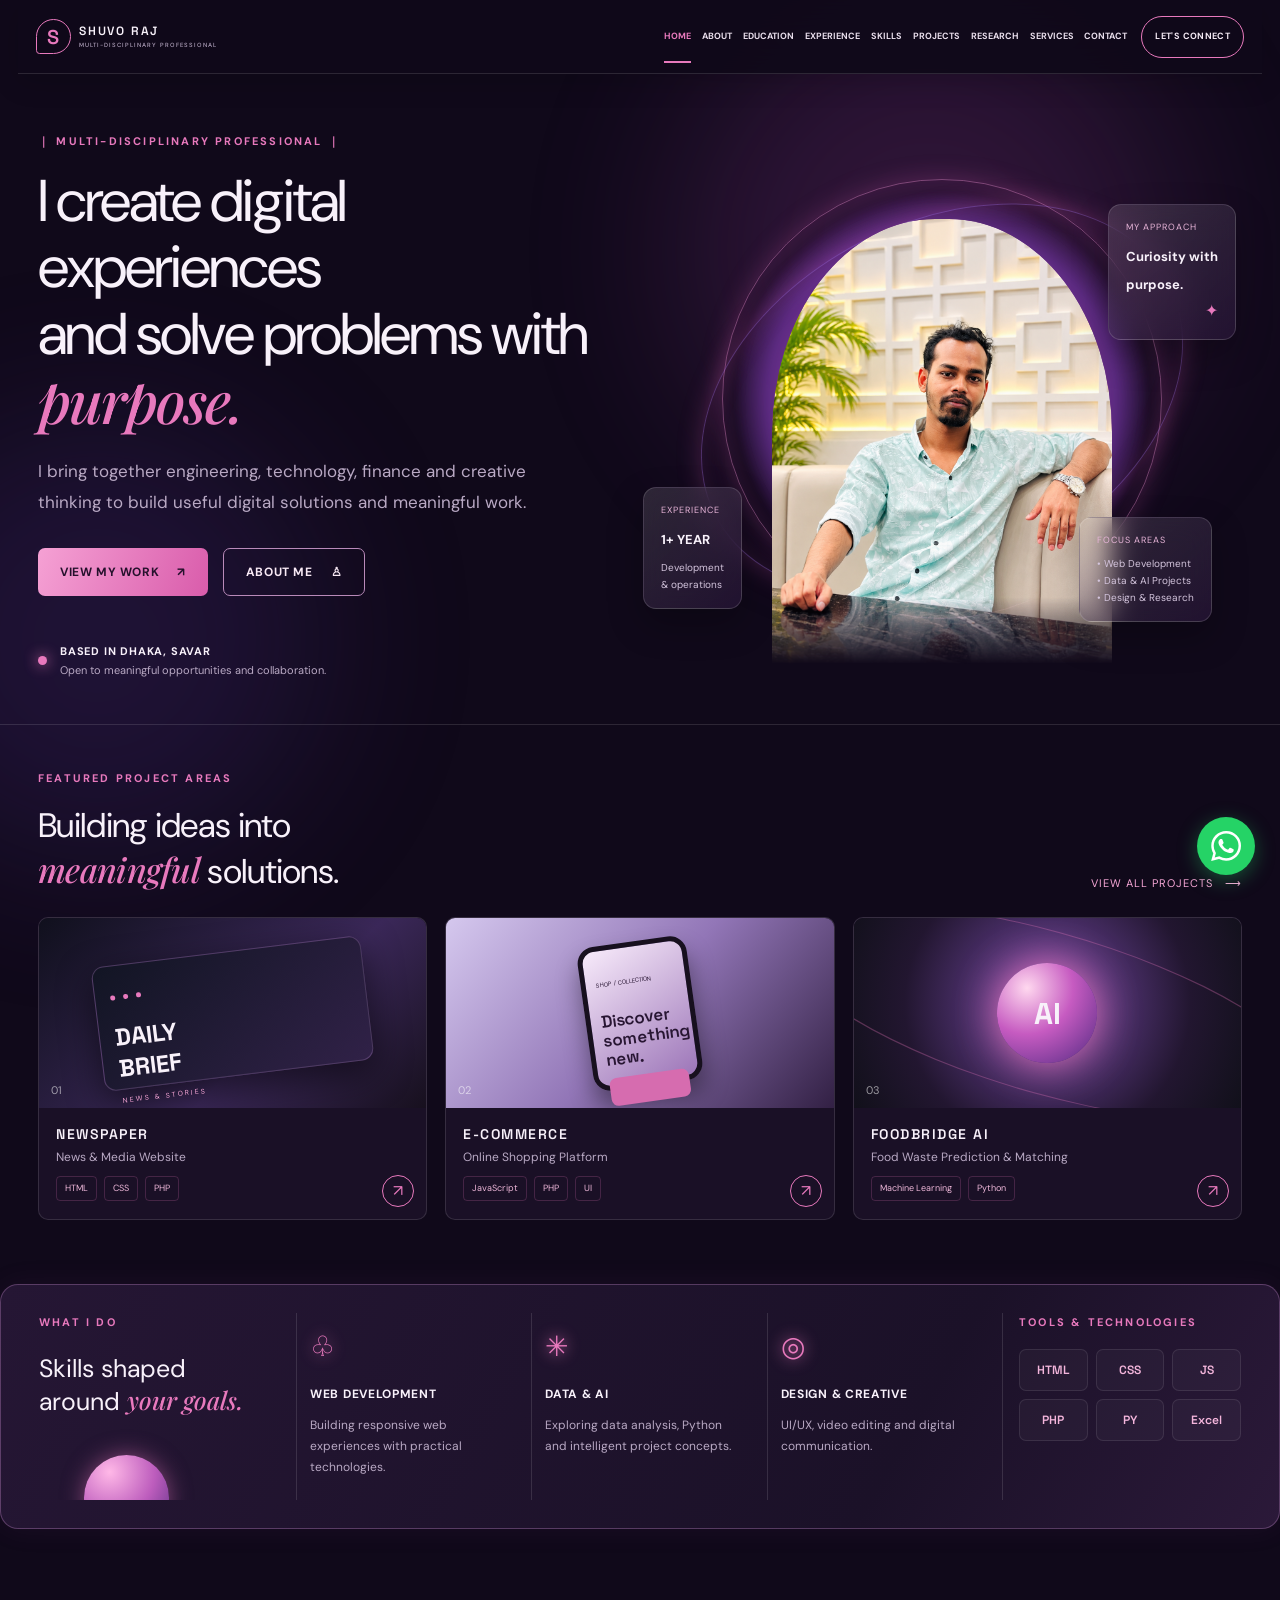
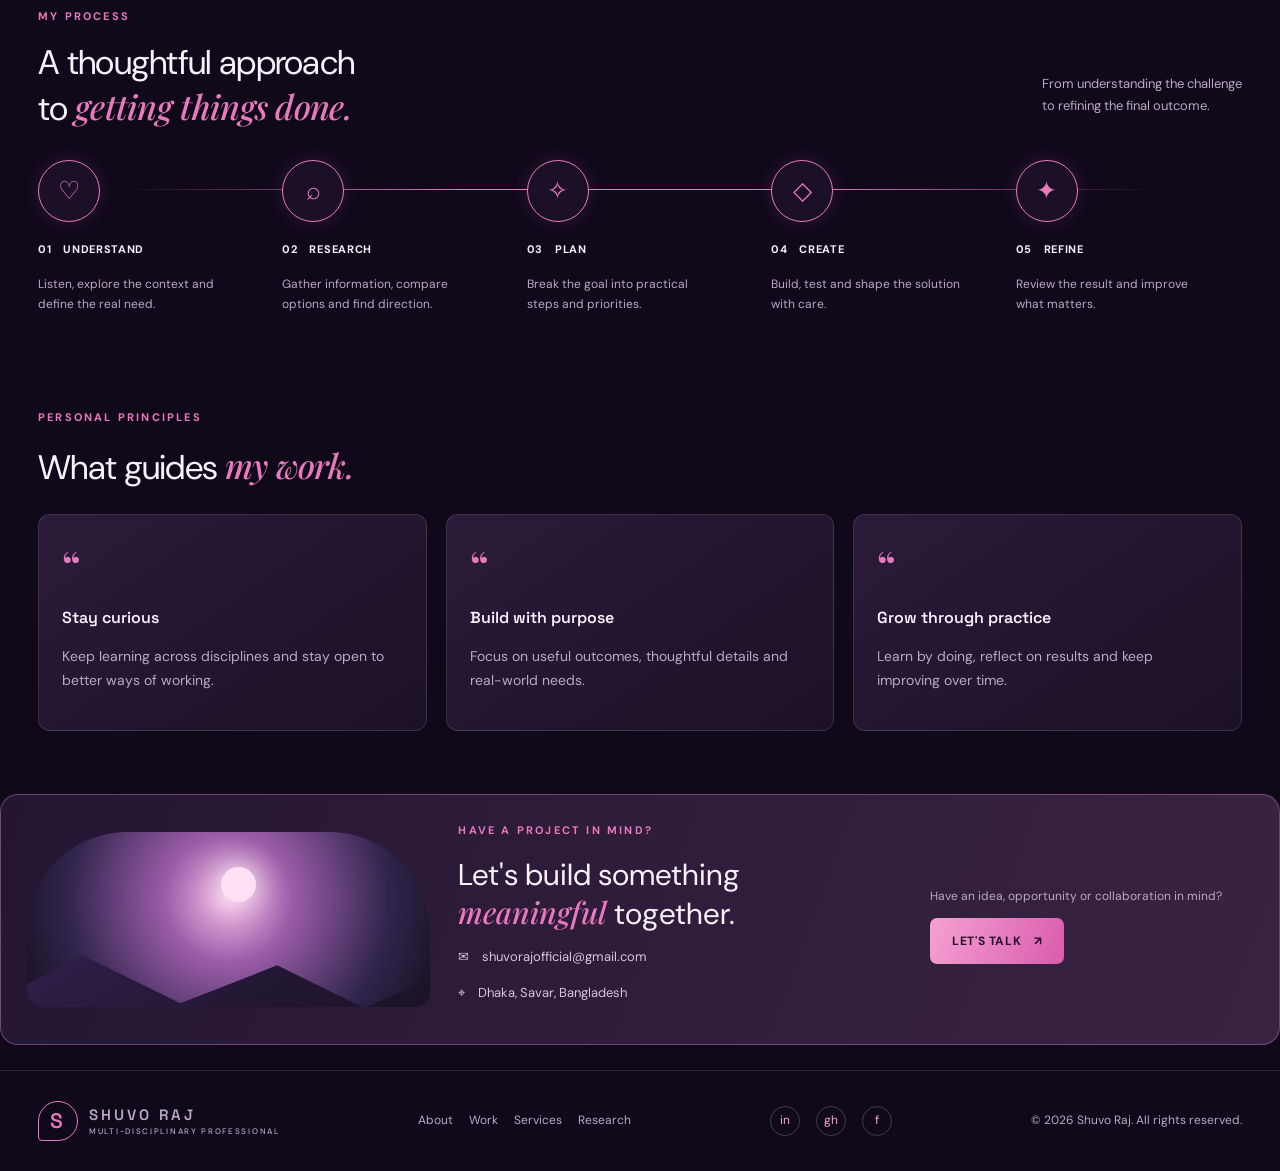
<file: index.html>
<!doctype html>
<html lang="en">
<head>
<meta charset="utf-8">
<meta name="viewport" content="width=device-width,initial-scale=1">

<meta name="description" content="Shuvo Raj — multi-disciplinary professional in engineering, technology, finance and creative work.">

<meta name="theme-color" content="#10091a">

<title>Shuvo Raj | Multi-disciplinary Professional</title>

<link rel="preconnect" href="https://fonts.googleapis.com">
<link rel="preconnect" href="https://fonts.gstatic.com" crossorigin>

<link href="https://fonts.googleapis.com/css2?family=DM+Sans:wght@300;400;500;600;700&family=Playfair+Display:ital,wght@1,500&family=Space+Grotesk:wght@400;500;600;700&display=swap" rel="stylesheet">

<link rel="stylesheet" href="css/style.css">
<link rel="stylesheet" href="css/animations.css">

</head>

<body class="home-page">

<div class="page-wipe"></div>
<div class="ambient ambient-a"></div>
<div class="ambient ambient-b"></div>

<!-- HEADER -->
<header class="site-header">

<a class="brand" href="index.html">
<span class="brand-mark">S</span>
<span class="brand-name">
SHUVO RAJ
<small>MULTI-DISCIPLINARY PROFESSIONAL</small>
</span>
</a>

<nav class="nav" id="site-navigation" aria-label="Main navigation">

<a href="index.html" class="active">HOME</a>
<a href="about.html">ABOUT</a>
<a href="education.html">EDUCATION</a>
<a href="experience.html">EXPERIENCE</a>
<a href="skills.html">SKILLS</a>
<a href="projects.html">PROJECTS</a>
<a href="research.html">RESEARCH</a>
<a href="services.html">SERVICES</a>
<a href="contact.html">CONTACT</a>

</nav>

<a class="header-connect" href="contact.html">LET'S CONNECT</a>

<button class="menu-toggle"
type="button"
aria-label="Open navigation menu"
aria-controls="site-navigation"
aria-expanded="false">

<span></span>
<span></span>
<span></span>

</button>

</header>

<main>

<!-- HOME HERO SECTION -->
<section class="home-hero">

<div class="hero-copy reveal">

<p class="eyebrow">｜ MULTI-DISCIPLINARY PROFESSIONAL ｜</p>

<h1>
I create digital experiences<br>
and solve problems with <em>purpose.</em>
</h1>

<p class="hero-description">
I bring together engineering, technology, finance and creative thinking to build useful digital solutions and meaningful work.
</p>

<div class="actions">

<a class="btn primary" href="projects.html">
VIEW MY WORK <span>↗</span>
</a>

<a class="btn ghost" href="about.html">
ABOUT ME <span>♙</span>
</a>

</div>

<div class="availability">

<i></i>

<div>
<b>BASED IN DHAKA, SAVAR</b>
<small>Open to meaningful opportunities and collaboration.</small>
</div>

</div>

</div>

<div class="hero-visual reveal">

<div class="hero-halo"></div>
<div class="hero-ring ring-a"></div>
<div class="hero-ring ring-b"></div>

<div class="portrait-frame">
<img src="assets/images/shuvo-raj.png" alt="Shuvo Raj">
</div>

<div class="float-card card-purpose">
<small>MY APPROACH</small>
<b>Curiosity with<br>purpose.</b>
<span>✦</span>
</div>

<div class="float-card card-experience">
<small>EXPERIENCE</small>
<b>1+ YEAR</b>
<p>Development<br>& operations</p>
</div>

<div class="float-card card-focus">
<small>FOCUS AREAS</small>
<p>
• Web Development<br>
• Data & AI Projects<br>
• Design & Research
</p>
</div>

</div>

</section>

<!-- FEATURED PROJECT SECTION -->
<section class="featured-section section-shell reveal">

<div class="section-head">

<div>
<p class="eyebrow">FEATURED PROJECT AREAS</p>

<h2>
Building ideas into<br>
<em>meaningful</em> solutions.
</h2>
</div>

<a class="text-link" href="projects.html">
VIEW ALL PROJECTS　⟶
</a>

</div>

<div class="featured-grid">

<!-- PROJECT 01 -->
<a class="feature-card" href="projects.html">

<div class="feature-image feature-news">

<span>01</span>

<div class="mock-window">
<i></i>
<i></i>
<i></i>

<b>DAILY<br>BRIEF</b>
<small>NEWS & STORIES</small>
</div>

</div>

<div class="feature-info">

<h3>NEWSPAPER</h3>
<p>News & Media Website</p>

<div class="tags">
<span>HTML</span>
<span>CSS</span>
<span>PHP</span>
</div>

</div>

<b class="round-arrow">↗</b>

</a>

<!-- PROJECT 02 -->
<a class="feature-card" href="projects.html">

<div class="feature-image feature-shop">

<span>02</span>

<div class="phone-mock">
<small>SHOP / COLLECTION</small>
<b>Discover<br>something<br>new.</b>
<i></i>
</div>

</div>

<div class="feature-info">

<h3>E-COMMERCE</h3>
<p>Online Shopping Platform</p>

<div class="tags">
<span>JavaScript</span>
<span>PHP</span>
<span>UI</span>
</div>

</div>

<b class="round-arrow">↗</b>

</a>

<!-- PROJECT 03 -->
<a class="feature-card" href="projects.html">

<div class="feature-image feature-ai">

<span>03</span>

<div class="ai-orb">AI</div>
<div class="ai-lines"></div>

</div>

<div class="feature-info">

<h3>FOODBRIDGE AI</h3>
<p>Food Waste Prediction & Matching</p>

<div class="tags">
<span>Machine Learning</span>
<span>Python</span>
</div>

</div>

<b class="round-arrow">↗</b>

</a>

</div>

</section>

<!-- SERVICES SECTION -->
<section class="services-band section-shell reveal">

<div class="services-intro">

<p class="eyebrow">WHAT I DO</p>

<h2>
Skills shaped<br>
around <em>your goals.</em>
</h2>

<div class="planet"></div>

</div>

<div class="service-mini">

<div class="line-icon">♧</div>

<h3>WEB DEVELOPMENT</h3>

<p>
Building responsive web experiences with practical technologies.
</p>

</div>

<div class="service-mini">

<div class="line-icon">✳</div>

<h3>DATA & AI</h3>

<p>
Exploring data analysis, Python and intelligent project concepts.
</p>

</div>

<div class="service-mini">

<div class="line-icon">◎</div>

<h3>DESIGN & CREATIVE</h3>

<p>
UI/UX, video editing and digital communication.
</p>

</div>

<div class="tools-panel">

<p class="eyebrow">TOOLS & TECHNOLOGIES</p>

<div class="tool-grid">
<span>HTML</span>
<span>CSS</span>
<span>JS</span>
<span>PHP</span>
<span>PY</span>
<span>Excel</span>
</div>

</div>

</section>

<!-- PROCESS SECTION -->
<section class="process-section section-shell reveal">

<div class="section-head">

<div>
<p class="eyebrow">MY PROCESS</p>

<h2>
A thoughtful approach<br>
to <em>getting things done.</em>
</h2>
</div>

<p class="section-note">
From understanding the challenge<br>
to refining the final outcome.
</p>

</div>

<div class="process-track">

<article>

<div class="process-icon">♡</div>

<b>01　UNDERSTAND</b>

<p>
Listen, explore the context and define the real need.
</p>

</article>

<article>

<div class="process-icon">⌕</div>

<b>02　RESEARCH</b>

<p>
Gather information, compare options and find direction.
</p>

</article>

<article>

<div class="process-icon">✧</div>

<b>03　PLAN</b>

<p>
Break the goal into practical steps and priorities.
</p>

</article>

<article>

<div class="process-icon">◇</div>

<b>04　CREATE</b>

<p>
Build, test and shape the solution with care.
</p>

</article>

<article>

<div class="process-icon">✦</div>

<b>05　REFINE</b>

<p>
Review the result and improve what matters.
</p>

</article>

</div>

</section>

<!-- PERSONAL PRINCIPLES -->
<section class="testimonials-section section-shell reveal">

<div class="section-head">

<div>
<p class="eyebrow">PERSONAL PRINCIPLES</p>

<h2>What guides <em>my work.</em></h2>
</div>

</div>

<div class="cards three principle-cards">

<article class="glass">

<b class="quote-mark">“</b>

<h3>Stay curious</h3>

<p>
Keep learning across disciplines and stay open to better ways of working.
</p>

</article>

<article class="glass">

<b class="quote-mark">“</b>

<h3>Build with purpose</h3>

<p>
Focus on useful outcomes, thoughtful details and real-world needs.
</p>

</article>

<article class="glass">

<b class="quote-mark">“</b>

<h3>Grow through practice</h3>

<p>
Learn by doing, reflect on results and keep improving over time.
</p>

</article>

</div>

</section>

<!-- CONTACT SECTION -->
<section class="contact-panel section-shell reveal">

<div class="contact-art">
<div class="contact-moon"></div>
<div class="contact-mountains"></div>
</div>

<div class="contact-copy">

<p class="eyebrow">HAVE A PROJECT IN MIND?</p>

<h2>
Let's build something<br>
<em>meaningful</em> together.
</h2>

<p>
<a href="mailto:shuvorajofficial@gmail.com">
✉　shuvorajofficial@gmail.com
</a>
</p>

<p>⌖　Dhaka, Savar, Bangladesh</p>

</div>

<div class="contact-action">

<p>
Have an idea, opportunity or collaboration in mind?
</p>

<a class="btn primary" href="contact.html">
LET'S TALK　↗
</a>

</div>

</section>

</main>

<!-- FOOTER -->
<footer class="footer">

<a class="brand" href="index.html">

<span class="brand-mark">S</span>

<span class="brand-name">
SHUVO RAJ
<small>MULTI-DISCIPLINARY PROFESSIONAL</small>
</span>

</a>

<div class="footer-links">

<a href="about.html">About</a>
<a href="projects.html">Work</a>
<a href="services.html">Services</a>
<a href="research.html">Research</a>

</div>

<div class="footer-social">

<a href="https://www.linkedin.com/in/shuvo-raj-a5141a255/"
target="_blank"
rel="noopener noreferrer"
aria-label="LinkedIn">in</a>

<a href="https://github.com/devloparshuvoraj"
target="_blank"
rel="noopener noreferrer"
aria-label="GitHub">gh</a>

<a href="https://www.facebook.com/shuvo.raj987"
target="_blank"
rel="noopener noreferrer"
aria-label="Facebook">f</a>

</div>

<p>
© <span class="year"></span> Shuvo Raj. All rights reserved.
</p>

</footer>

<!-- JAVASCRIPT FILES -->
<script src="js/main.js"></script>
<script src="js/animations.js"></script>
<script src="js/transitions.js"></script>

</body>
</html>
</file>
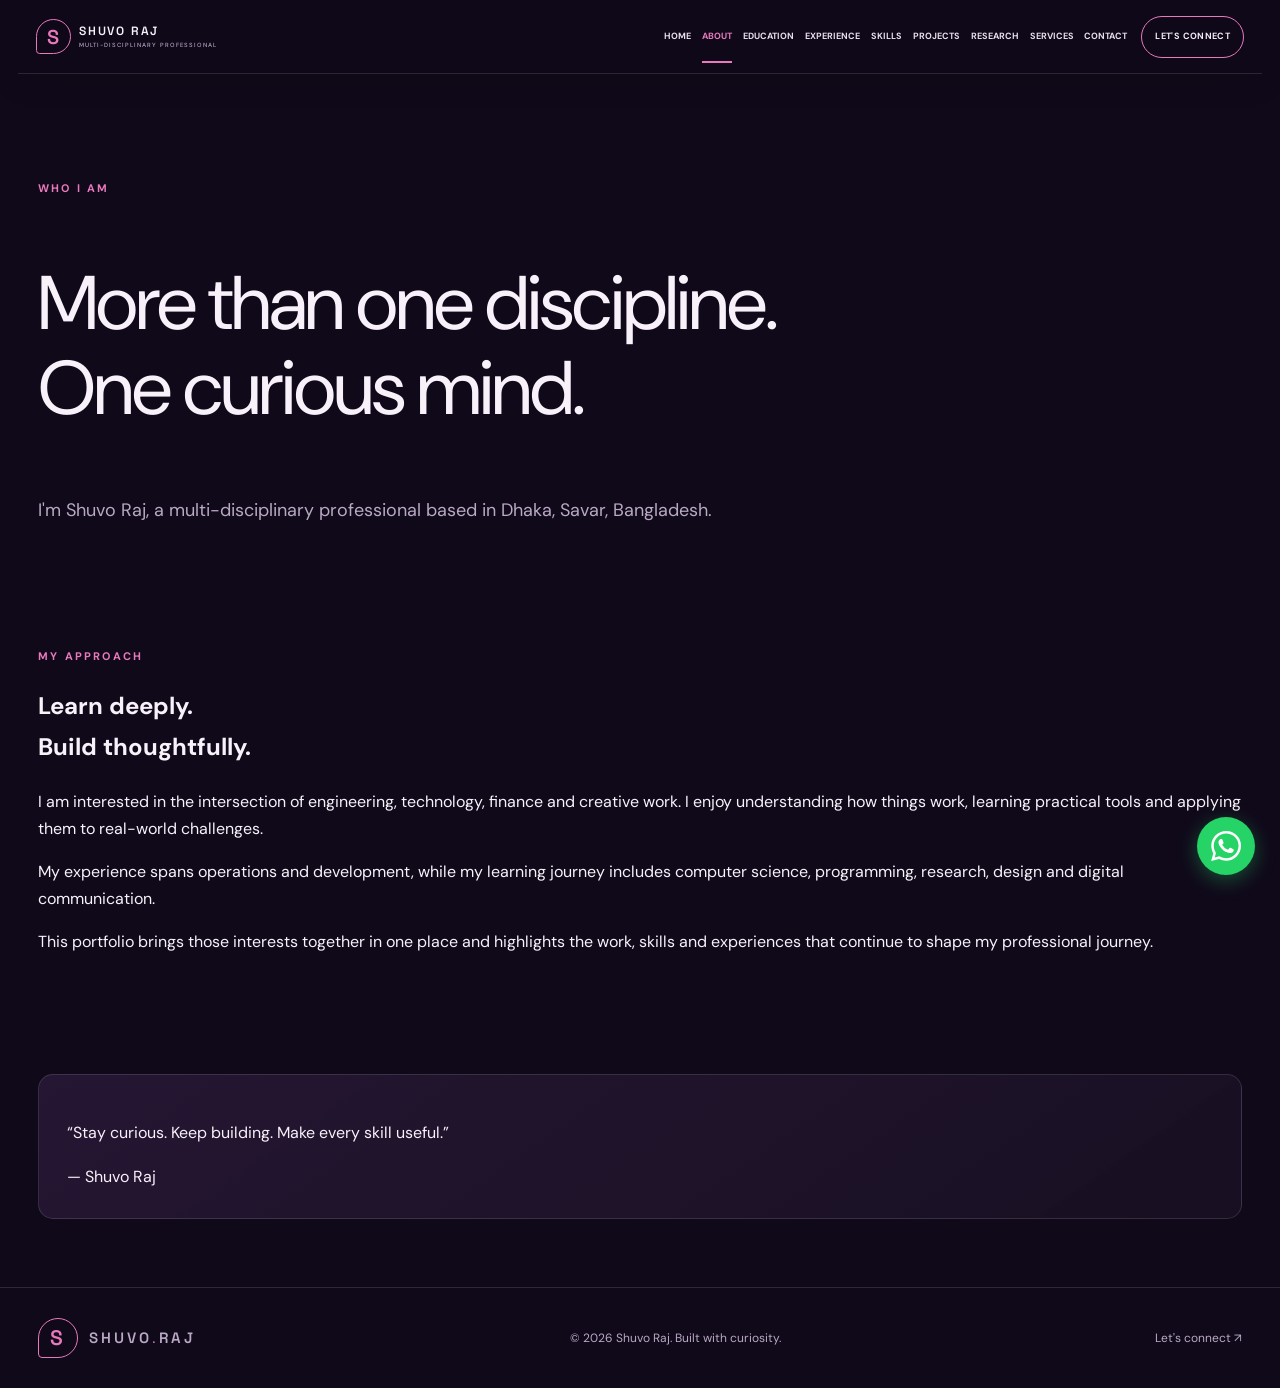
<file: about.html>
<!doctype html>
<html lang="en">
<head>
  <meta charset="utf-8"><meta name="viewport" content="width=device-width, initial-scale=1">
  <meta name="description" content="Shuvo Raj — multi-disciplinary professional in technology, engineering, finance and creative work.">
  <meta name="theme-color" content="#10091a">
  <title>About | Shuvo Raj</title>
  <link rel="preconnect" href="https://fonts.googleapis.com"><link rel="preconnect" href="https://fonts.gstatic.com" crossorigin>
  <link href="https://fonts.googleapis.com/css2?family=DM+Sans:wght@400;500;600;700&family=Space+Grotesk:wght@400;500;600;700&display=swap" rel="stylesheet">
  <link rel="stylesheet" href="css/style.css"><link rel="stylesheet" href="css/animations.css">
</head>
<body><div class="page-wipe"></div>
<div class="page-glow"></div>
<header class="site-header">
<a class="brand" href="index.html"><span class="brand-mark">S</span><span class="brand-name">SHUVO RAJ<small>MULTI-DISCIPLINARY PROFESSIONAL</small></span></a>
<nav class="nav" id="site-navigation" aria-label="Main navigation">
<a href="index.html">HOME</a><a href="about.html" class="active">ABOUT</a><a href="education.html">EDUCATION</a><a href="experience.html">EXPERIENCE</a><a href="skills.html">SKILLS</a><a href="projects.html">PROJECTS</a><a href="research.html">RESEARCH</a><a href="services.html">SERVICES</a><a href="contact.html">CONTACT</a>
</nav>
<a class="header-connect" href="contact.html">LET'S CONNECT</a>
<button class="menu-toggle" type="button" aria-label="Open navigation menu" aria-controls="site-navigation" aria-expanded="false"><span></span><span></span><span></span></button>
</header>
<main>
<section class="page-hero reveal"><p class="eyebrow">WHO I AM</p><h1>More than one discipline.<br><span>One curious mind.</span></h1><p class="lead">I'm Shuvo Raj, a multi-disciplinary professional based in Dhaka, Savar, Bangladesh.</p></section>
<section class="section split reveal"><div><p class="eyebrow">MY APPROACH</p><h2>Learn deeply.<br><span>Build thoughtfully.</span></h2></div><div class="prose"><p>I am interested in the intersection of engineering, technology, finance and creative work. I enjoy understanding how things work, learning practical tools and applying them to real-world challenges.</p><p>My experience spans operations and development, while my learning journey includes computer science, programming, research, design and digital communication.</p><p>This portfolio brings those interests together in one place and highlights the work, skills and experiences that continue to shape my professional journey.</p></div></section>
<section class="section reveal"><div class="glass quote"><p>“Stay curious. Keep building. Make every skill useful.”</p><span>— Shuvo Raj</span></div></section>
</main>
<footer class="footer"><a class="brand" href="index.html"><span class="brand-mark">S</span><span>SHUVO<span class="pink">.</span>RAJ</span></a><p>© <span class="year"></span> Shuvo Raj. Built with curiosity.</p><a href="contact.html">Let's connect ↗</a></footer>
<script src="js/main.js"></script><script src="js/animations.js"></script><script src="js/transitions.js"></script>
</body></html>
</file>
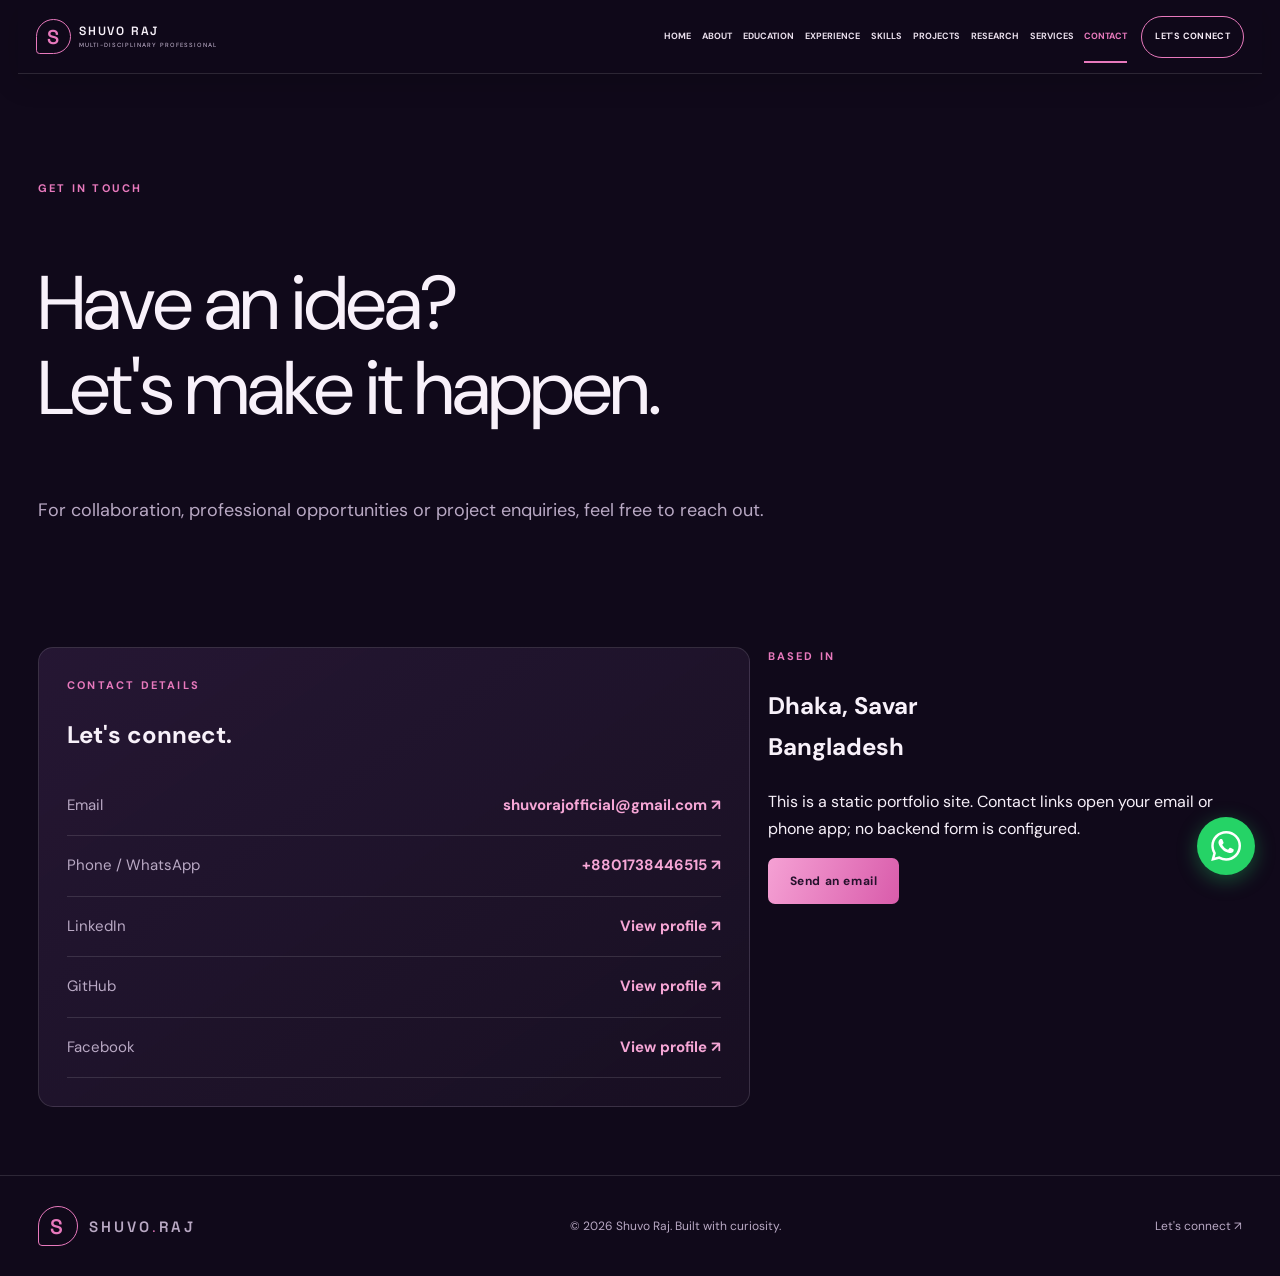
<file: contact.html>
<!doctype html>
<html lang="en">
<head>
  <meta charset="utf-8"><meta name="viewport" content="width=device-width, initial-scale=1">
  <meta name="description" content="Shuvo Raj — multi-disciplinary professional in technology, engineering, finance and creative work.">
  <meta name="theme-color" content="#10091a">
  <title>Contact | Shuvo Raj</title>
  <link rel="preconnect" href="https://fonts.googleapis.com"><link rel="preconnect" href="https://fonts.gstatic.com" crossorigin>
  <link href="https://fonts.googleapis.com/css2?family=DM+Sans:wght@400;500;600;700&family=Space+Grotesk:wght@400;500;600;700&display=swap" rel="stylesheet">
  <link rel="stylesheet" href="css/style.css"><link rel="stylesheet" href="css/animations.css">
</head>
<body><div class="page-wipe"></div>
<div class="page-glow"></div>
<header class="site-header">
<a class="brand" href="index.html"><span class="brand-mark">S</span><span class="brand-name">SHUVO RAJ<small>MULTI-DISCIPLINARY PROFESSIONAL</small></span></a>
<nav class="nav" id="site-navigation" aria-label="Main navigation">
<a href="index.html">HOME</a><a href="about.html">ABOUT</a><a href="education.html">EDUCATION</a><a href="experience.html">EXPERIENCE</a><a href="skills.html">SKILLS</a><a href="projects.html">PROJECTS</a><a href="research.html">RESEARCH</a><a href="services.html">SERVICES</a><a href="contact.html" class="active">CONTACT</a>
</nav>
<a class="header-connect" href="contact.html">LET'S CONNECT</a>
<button class="menu-toggle" type="button" aria-label="Open navigation menu" aria-controls="site-navigation" aria-expanded="false"><span></span><span></span><span></span></button>
</header>
<main>
<section class="page-hero reveal"><p class="eyebrow">GET IN TOUCH</p><h1>Have an idea?<br><span>Let's make it happen.</span></h1><p class="lead">For collaboration, professional opportunities or project enquiries, feel free to reach out.</p></section>
<section class="section contact-grid">
  <div class="glass reveal"><p class="eyebrow">CONTACT DETAILS</p><h2>Let's connect.</h2><a class="contact-row" href="mailto:shuvorajofficial@gmail.com"><span>Email</span><b>shuvorajofficial@gmail.com ↗</b></a><a class="contact-row" href="tel:+8801738446515"><span>Phone / WhatsApp</span><b>+8801738446515 ↗</b></a><a class="contact-row" href="https://www.linkedin.com/in/shuvo-raj-a5141a255/" target="_blank" rel="noreferrer"><span>LinkedIn</span><b>View profile ↗</b></a><a class="contact-row" href="https://github.com/devloparshuvoraj" target="_blank" rel="noreferrer"><span>GitHub</span><b>View profile ↗</b></a><a class="contact-row" href="https://www.facebook.com/shuvo.raj987" target="_blank" rel="noreferrer"><span>Facebook</span><b>View profile ↗</b></a></div>
  <div class="contact-note reveal"><p class="eyebrow">BASED IN</p><h2>Dhaka, Savar<br><span>Bangladesh</span></h2><p class="muted">This is a static portfolio site. Contact links open your email or phone app; no backend form is configured.</p><a class="btn primary" href="mailto:shuvorajofficial@gmail.com?subject=Portfolio%20Enquiry">Send an email</a></div>
</section>
</main>
<footer class="footer"><a class="brand" href="index.html"><span class="brand-mark">S</span><span>SHUVO<span class="pink">.</span>RAJ</span></a><p>© <span class="year"></span> Shuvo Raj. Built with curiosity.</p><a href="contact.html">Let's connect ↗</a></footer>
<script src="js/main.js"></script><script src="js/animations.js"></script><script src="js/transitions.js"></script>
</body></html>
</file>
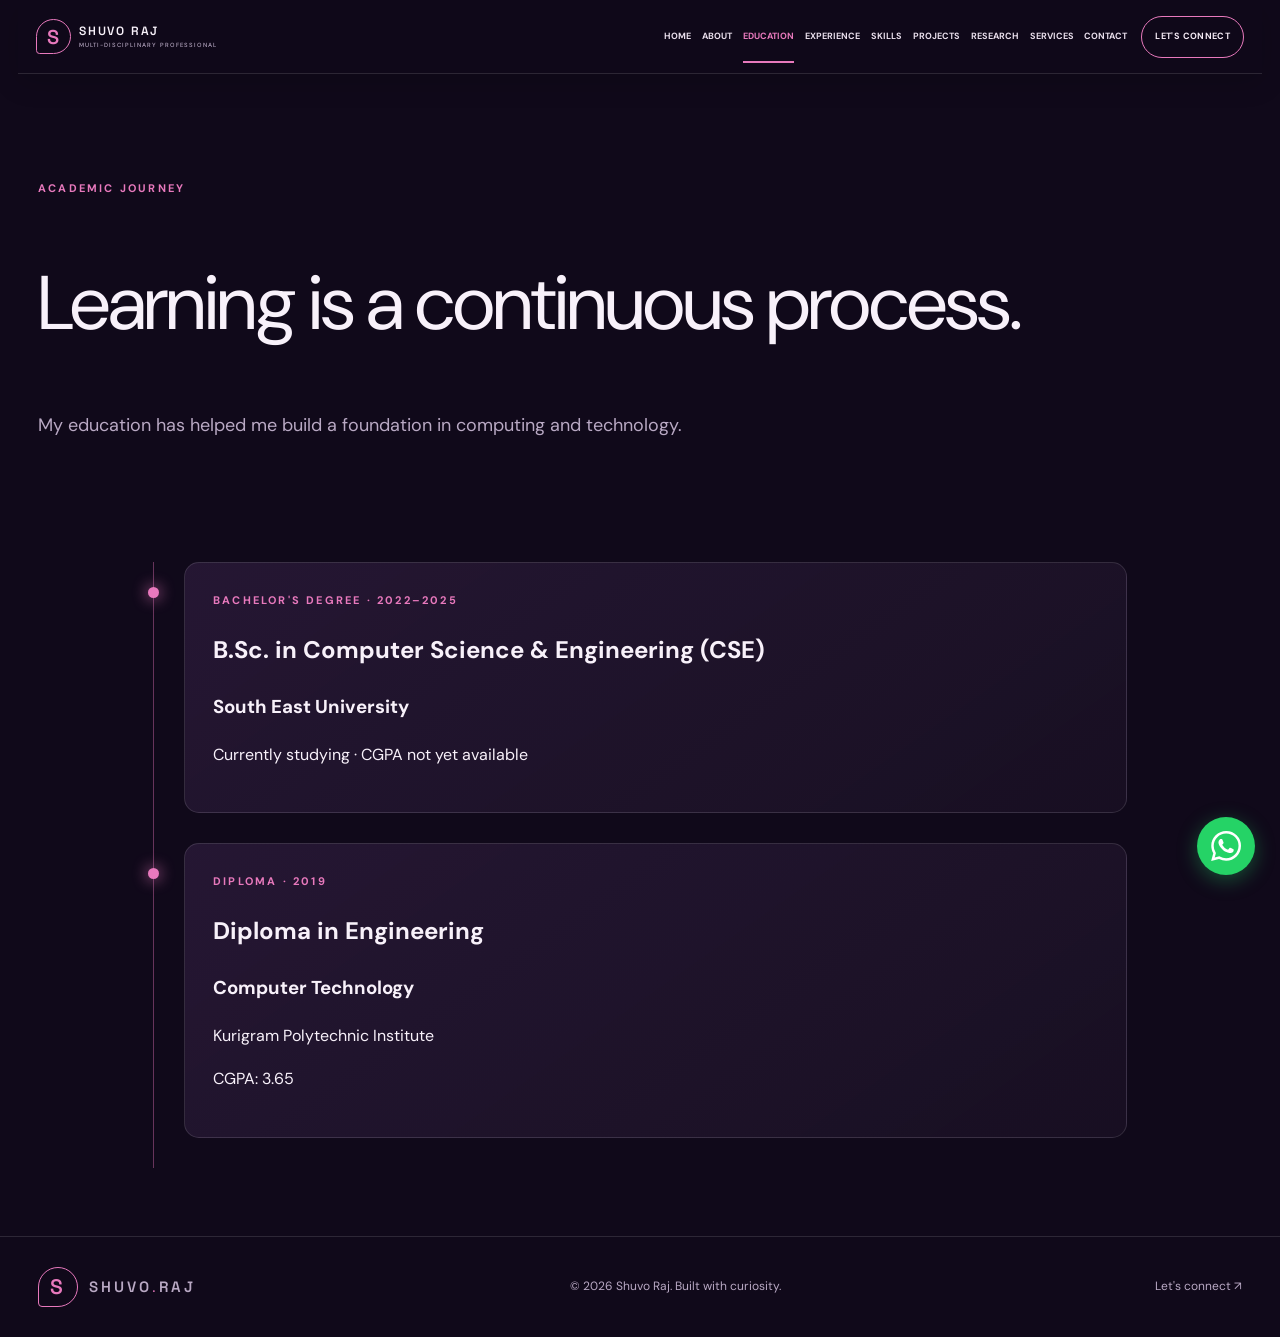
<file: education.html>
<!doctype html>
<html lang="en">
<head>
  <meta charset="utf-8"><meta name="viewport" content="width=device-width, initial-scale=1">
  <meta name="description" content="Shuvo Raj — multi-disciplinary professional in technology, engineering, finance and creative work.">
  <meta name="theme-color" content="#10091a">
  <title>Education | Shuvo Raj</title>
  <link rel="preconnect" href="https://fonts.googleapis.com"><link rel="preconnect" href="https://fonts.gstatic.com" crossorigin>
  <link href="https://fonts.googleapis.com/css2?family=DM+Sans:wght@400;500;600;700&family=Space+Grotesk:wght@400;500;600;700&display=swap" rel="stylesheet">
  <link rel="stylesheet" href="css/style.css"><link rel="stylesheet" href="css/animations.css">
</head>
<body><div class="page-wipe"></div>
<div class="page-glow"></div>
<header class="site-header">
<a class="brand" href="index.html"><span class="brand-mark">S</span><span class="brand-name">SHUVO RAJ<small>MULTI-DISCIPLINARY PROFESSIONAL</small></span></a>
<nav class="nav" id="site-navigation" aria-label="Main navigation">
<a href="index.html">HOME</a><a href="about.html">ABOUT</a><a href="education.html" class="active">EDUCATION</a><a href="experience.html">EXPERIENCE</a><a href="skills.html">SKILLS</a><a href="projects.html">PROJECTS</a><a href="research.html">RESEARCH</a><a href="services.html">SERVICES</a><a href="contact.html">CONTACT</a>
</nav>
<a class="header-connect" href="contact.html">LET'S CONNECT</a>
<button class="menu-toggle" type="button" aria-label="Open navigation menu" aria-controls="site-navigation" aria-expanded="false"><span></span><span></span><span></span></button>
</header>
<main>
<section class="page-hero reveal"><p class="eyebrow">ACADEMIC JOURNEY</p><h1>Learning is a <span>continuous process.</span></h1><p class="lead">My education has helped me build a foundation in computing and technology.</p></section>
<section class="section timeline">
  <article class="timeline-item reveal"><span class="timeline-dot"></span><div class="glass"><p class="eyebrow">BACHELOR'S DEGREE · 2022–2025</p><h2>B.Sc. in Computer Science & Engineering (CSE)</h2><h3>South East University</h3><p class="muted">Currently studying · CGPA not yet available</p></div></article>
  <article class="timeline-item reveal"><span class="timeline-dot"></span><div class="glass"><p class="eyebrow">DIPLOMA · 2019</p><h2>Diploma in Engineering</h2><h3>Computer Technology</h3><p>Kurigram Polytechnic Institute</p><p class="muted">CGPA: 3.65</p></div></article>
</section>
</main>
<footer class="footer"><a class="brand" href="index.html"><span class="brand-mark">S</span><span>SHUVO<span class="pink">.</span>RAJ</span></a><p>© <span class="year"></span> Shuvo Raj. Built with curiosity.</p><a href="contact.html">Let's connect ↗</a></footer>
<script src="js/main.js"></script><script src="js/animations.js"></script><script src="js/transitions.js"></script>
</body></html>
</file>
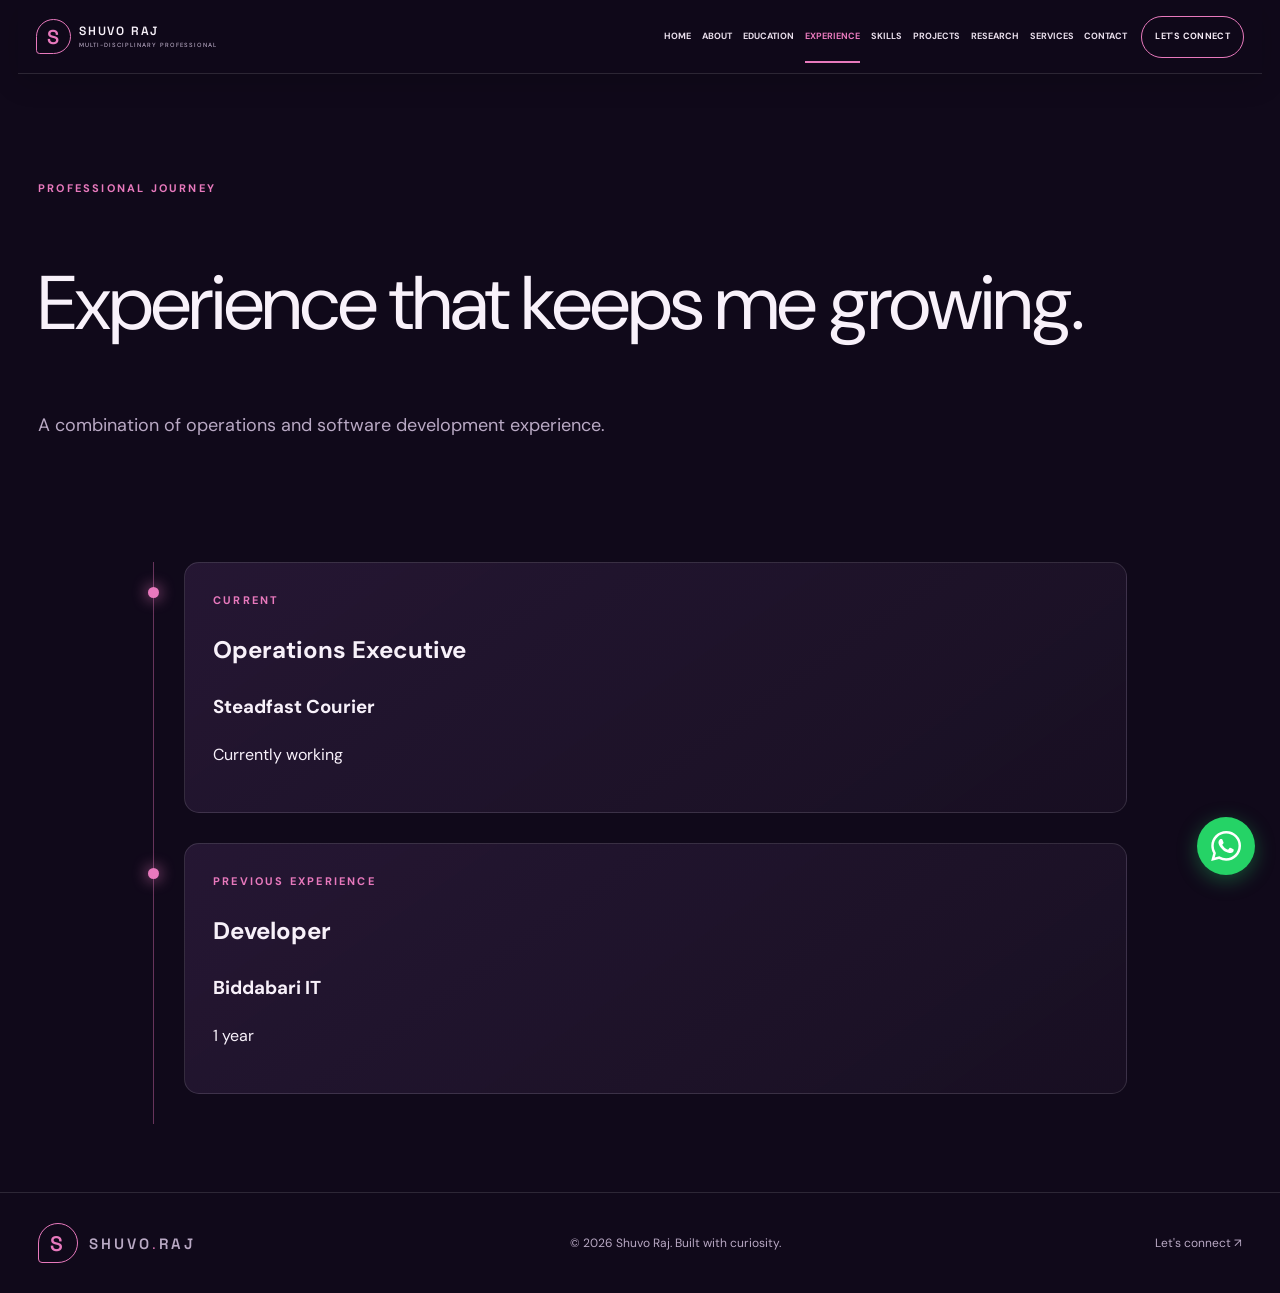
<file: experience.html>
<!doctype html>
<html lang="en">
<head>
  <meta charset="utf-8"><meta name="viewport" content="width=device-width, initial-scale=1">
  <meta name="description" content="Shuvo Raj — multi-disciplinary professional in technology, engineering, finance and creative work.">
  <meta name="theme-color" content="#10091a">
  <title>Experience | Shuvo Raj</title>
  <link rel="preconnect" href="https://fonts.googleapis.com"><link rel="preconnect" href="https://fonts.gstatic.com" crossorigin>
  <link href="https://fonts.googleapis.com/css2?family=DM+Sans:wght@400;500;600;700&family=Space+Grotesk:wght@400;500;600;700&display=swap" rel="stylesheet">
  <link rel="stylesheet" href="css/style.css"><link rel="stylesheet" href="css/animations.css">
</head>
<body><div class="page-wipe"></div>
<div class="page-glow"></div>
<header class="site-header">
<a class="brand" href="index.html"><span class="brand-mark">S</span><span class="brand-name">SHUVO RAJ<small>MULTI-DISCIPLINARY PROFESSIONAL</small></span></a>
<nav class="nav" id="site-navigation" aria-label="Main navigation">
<a href="index.html">HOME</a><a href="about.html">ABOUT</a><a href="education.html">EDUCATION</a><a href="experience.html" class="active">EXPERIENCE</a><a href="skills.html">SKILLS</a><a href="projects.html">PROJECTS</a><a href="research.html">RESEARCH</a><a href="services.html">SERVICES</a><a href="contact.html">CONTACT</a>
</nav>
<a class="header-connect" href="contact.html">LET'S CONNECT</a>
<button class="menu-toggle" type="button" aria-label="Open navigation menu" aria-controls="site-navigation" aria-expanded="false"><span></span><span></span><span></span></button>
</header>
<main>
<section class="page-hero reveal"><p class="eyebrow">PROFESSIONAL JOURNEY</p><h1>Experience that <span>keeps me growing.</span></h1><p class="lead">A combination of operations and software development experience.</p></section>
<section class="section timeline">
  <article class="timeline-item reveal"><span class="timeline-dot"></span><div class="glass"><p class="eyebrow">CURRENT</p><h2>Operations Executive</h2><h3>Steadfast Courier</h3><p class="muted">Currently working</p></div></article>
  <article class="timeline-item reveal"><span class="timeline-dot"></span><div class="glass"><p class="eyebrow">PREVIOUS EXPERIENCE</p><h2>Developer</h2><h3>Biddabari IT</h3><p class="muted">1 year</p></div></article>
</section>
</main>
<footer class="footer"><a class="brand" href="index.html"><span class="brand-mark">S</span><span>SHUVO<span class="pink">.</span>RAJ</span></a><p>© <span class="year"></span> Shuvo Raj. Built with curiosity.</p><a href="contact.html">Let's connect ↗</a></footer>
<script src="js/main.js"></script><script src="js/animations.js"></script><script src="js/transitions.js"></script>
</body></html>
</file>
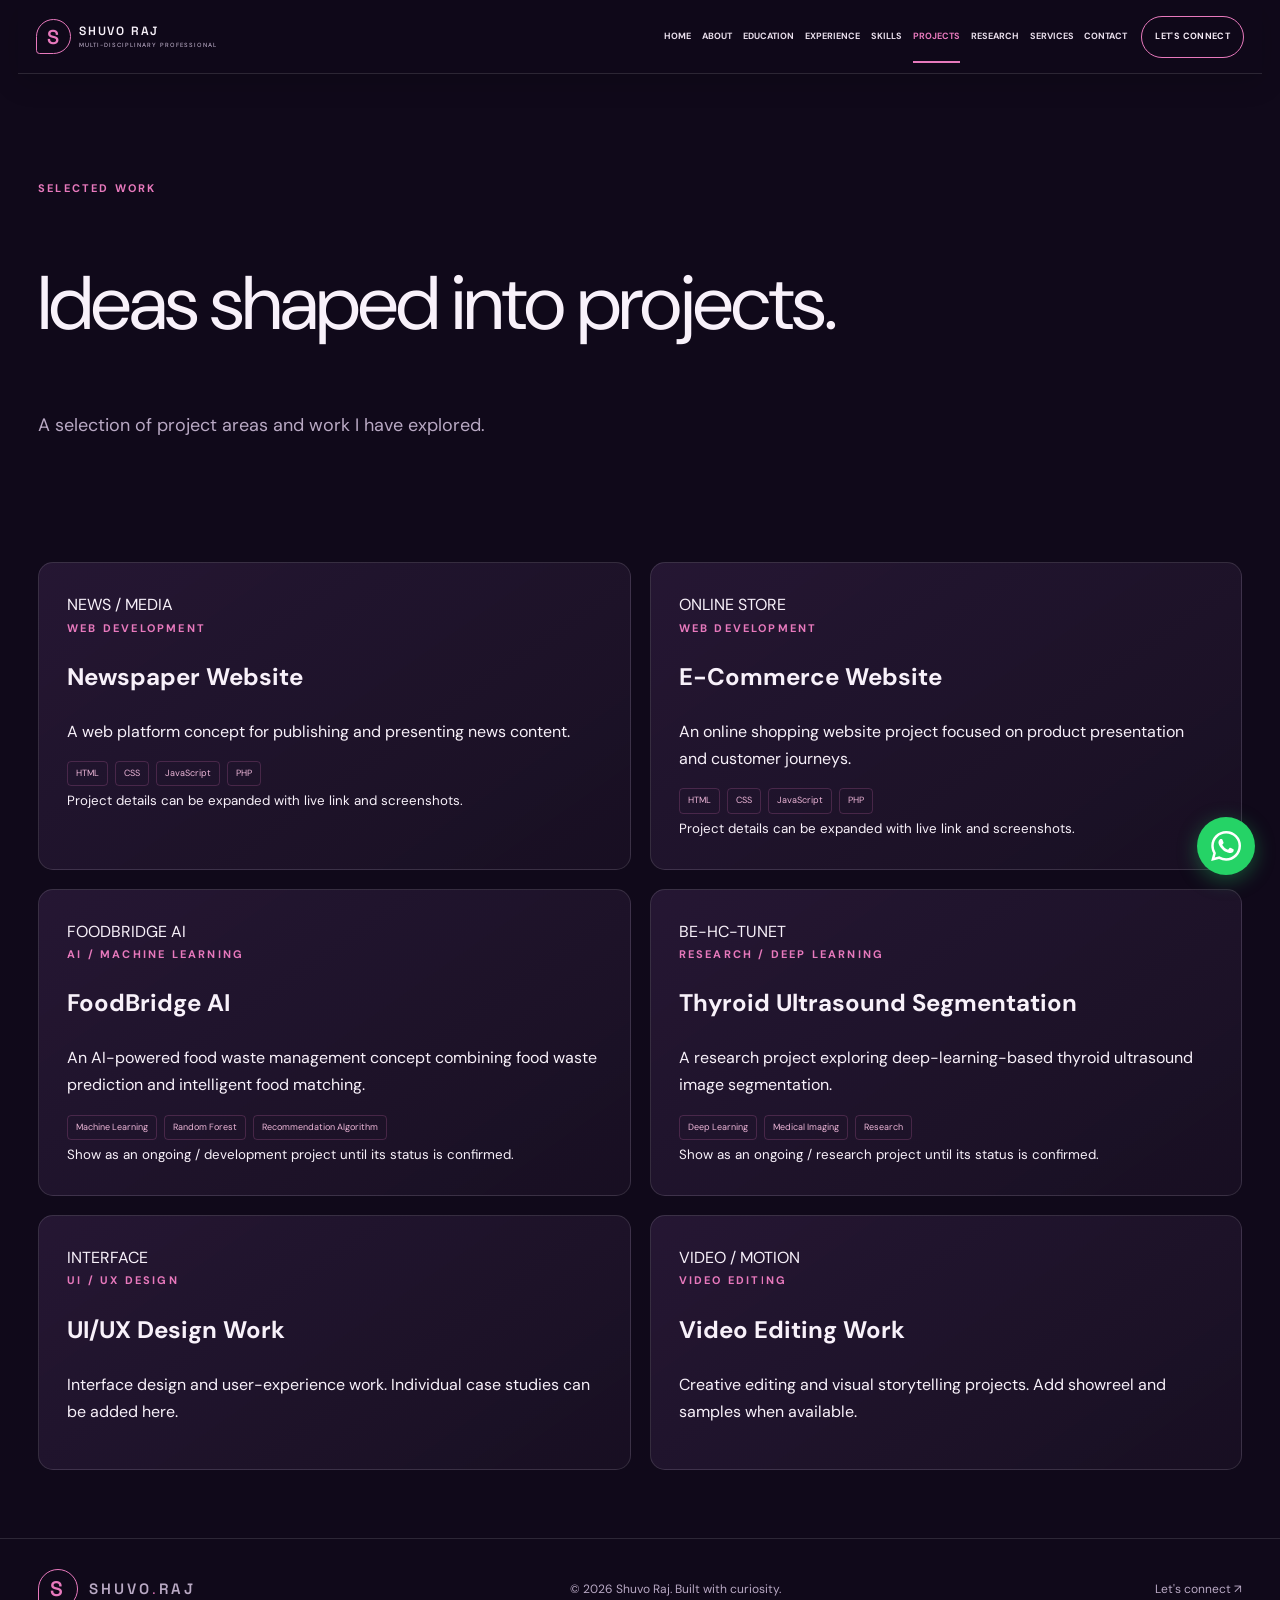
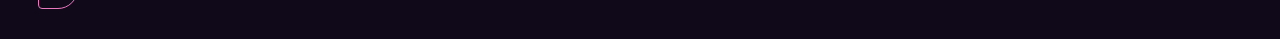
<file: projects.html>
<!doctype html>
<html lang="en">
<head>
  <meta charset="utf-8"><meta name="viewport" content="width=device-width, initial-scale=1">
  <meta name="description" content="Shuvo Raj — multi-disciplinary professional in technology, engineering, finance and creative work.">
  <meta name="theme-color" content="#10091a">
  <title>Projects | Shuvo Raj</title>
  <link rel="preconnect" href="https://fonts.googleapis.com"><link rel="preconnect" href="https://fonts.gstatic.com" crossorigin>
  <link href="https://fonts.googleapis.com/css2?family=DM+Sans:wght@400;500;600;700&family=Space+Grotesk:wght@400;500;600;700&display=swap" rel="stylesheet">
  <link rel="stylesheet" href="css/style.css"><link rel="stylesheet" href="css/animations.css">
</head>
<body><div class="page-wipe"></div>
<div class="page-glow"></div>
<header class="site-header">
<a class="brand" href="index.html"><span class="brand-mark">S</span><span class="brand-name">SHUVO RAJ<small>MULTI-DISCIPLINARY PROFESSIONAL</small></span></a>
<nav class="nav" id="site-navigation" aria-label="Main navigation">
<a href="index.html">HOME</a><a href="about.html">ABOUT</a><a href="education.html">EDUCATION</a><a href="experience.html">EXPERIENCE</a><a href="skills.html">SKILLS</a><a href="projects.html" class="active">PROJECTS</a><a href="research.html">RESEARCH</a><a href="services.html">SERVICES</a><a href="contact.html">CONTACT</a>
</nav>
<a class="header-connect" href="contact.html">LET'S CONNECT</a>
<button class="menu-toggle" type="button" aria-label="Open navigation menu" aria-controls="site-navigation" aria-expanded="false"><span></span><span></span><span></span></button>
</header>
<main>
<section class="page-hero reveal"><p class="eyebrow">SELECTED WORK</p><h1>Ideas shaped into <span>projects.</span></h1><p class="lead">A selection of project areas and work I have explored.</p></section>
<section class="section cards two">
  <article class="project-card glass reveal"><div class="project-art art-news"><span>NEWS / MEDIA</span></div><p class="eyebrow">WEB DEVELOPMENT</p><h2>Newspaper Website</h2><p>A web platform concept for publishing and presenting news content.</p><div class="tags"><span>HTML</span><span>CSS</span><span>JavaScript</span><span>PHP</span></div><small class="muted">Project details can be expanded with live link and screenshots.</small></article>
  <article class="project-card glass reveal"><div class="project-art art-shop"><span>ONLINE STORE</span></div><p class="eyebrow">WEB DEVELOPMENT</p><h2>E-Commerce Website</h2><p>An online shopping website project focused on product presentation and customer journeys.</p><div class="tags"><span>HTML</span><span>CSS</span><span>JavaScript</span><span>PHP</span></div><small class="muted">Project details can be expanded with live link and screenshots.</small></article>
  <article class="project-card glass reveal"><div class="project-art art-food"><span>FOODBRIDGE AI</span></div><p class="eyebrow">AI / MACHINE LEARNING</p><h2>FoodBridge AI</h2><p>An AI-powered food waste management concept combining food waste prediction and intelligent food matching.</p><div class="tags"><span>Machine Learning</span><span>Random Forest</span><span>Recommendation Algorithm</span></div><small class="muted">Show as an ongoing / development project until its status is confirmed.</small></article>
  <article class="project-card glass reveal"><div class="project-art art-med"><span>BE-HC-TUNET</span></div><p class="eyebrow">RESEARCH / DEEP LEARNING</p><h2>Thyroid Ultrasound Segmentation</h2><p>A research project exploring deep-learning-based thyroid ultrasound image segmentation.</p><div class="tags"><span>Deep Learning</span><span>Medical Imaging</span><span>Research</span></div><small class="muted">Show as an ongoing / research project until its status is confirmed.</small></article>
  <article class="project-card glass reveal"><div class="project-art art-design"><span>INTERFACE</span></div><p class="eyebrow">UI / UX DESIGN</p><h2>UI/UX Design Work</h2><p>Interface design and user-experience work. Individual case studies can be added here.</p></article>
  <article class="project-card glass reveal"><div class="project-art art-video"><span>VIDEO / MOTION</span></div><p class="eyebrow">VIDEO EDITING</p><h2>Video Editing Work</h2><p>Creative editing and visual storytelling projects. Add showreel and samples when available.</p></article>
</section>
</main>
<footer class="footer"><a class="brand" href="index.html"><span class="brand-mark">S</span><span>SHUVO<span class="pink">.</span>RAJ</span></a><p>© <span class="year"></span> Shuvo Raj. Built with curiosity.</p><a href="contact.html">Let's connect ↗</a></footer>
<script src="js/main.js"></script><script src="js/animations.js"></script><script src="js/transitions.js"></script>
</body></html>
</file>
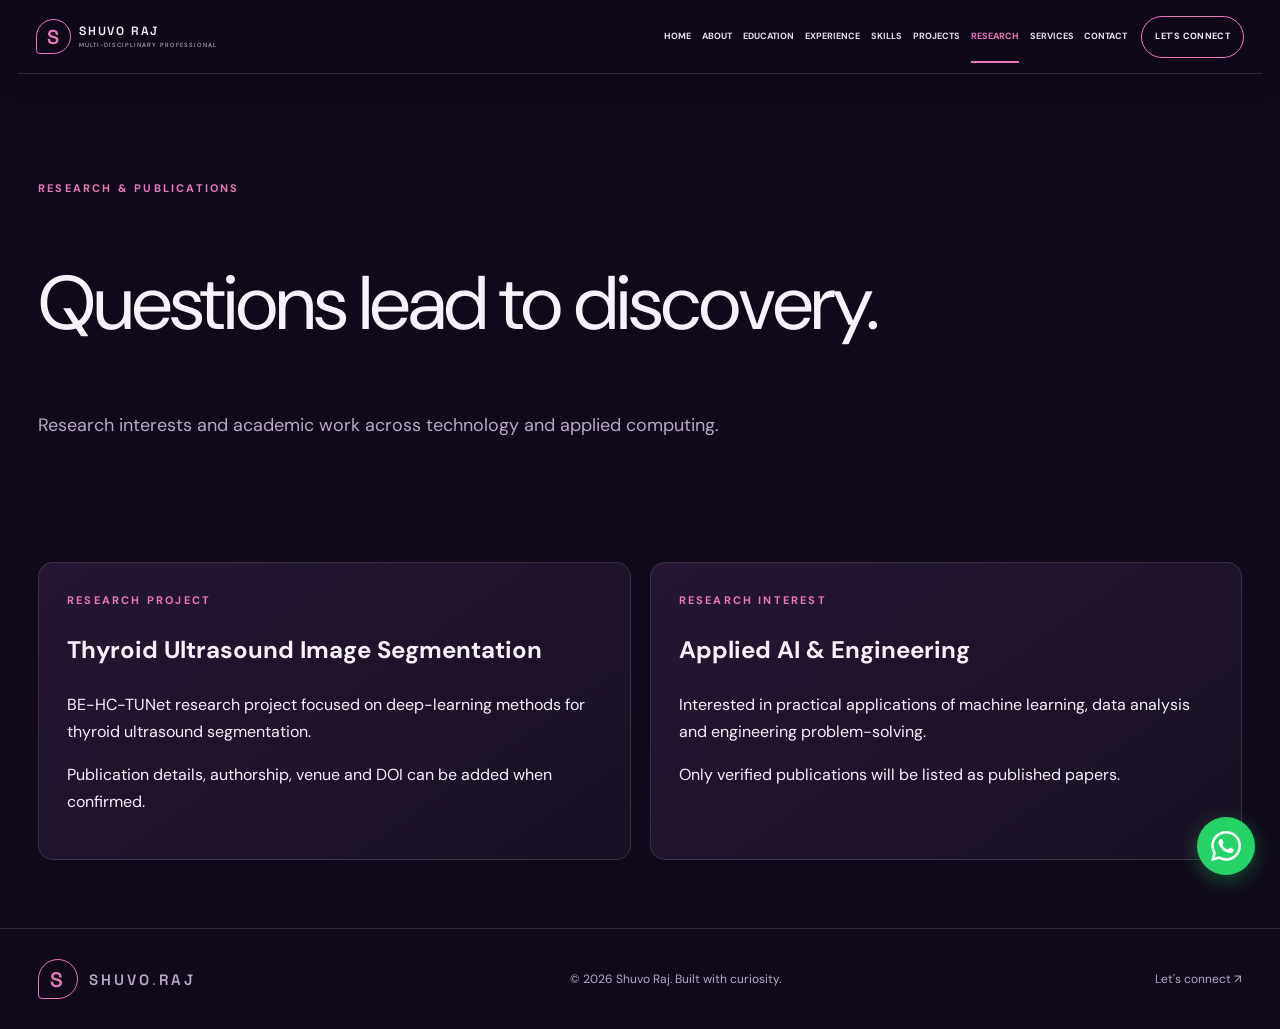
<file: research.html>
<!doctype html>
<html lang="en">
<head>
  <meta charset="utf-8"><meta name="viewport" content="width=device-width, initial-scale=1">
  <meta name="description" content="Shuvo Raj — multi-disciplinary professional in technology, engineering, finance and creative work.">
  <meta name="theme-color" content="#10091a">
  <title>Research | Shuvo Raj</title>
  <link rel="preconnect" href="https://fonts.googleapis.com"><link rel="preconnect" href="https://fonts.gstatic.com" crossorigin>
  <link href="https://fonts.googleapis.com/css2?family=DM+Sans:wght@400;500;600;700&family=Space+Grotesk:wght@400;500;600;700&display=swap" rel="stylesheet">
  <link rel="stylesheet" href="css/style.css"><link rel="stylesheet" href="css/animations.css">
</head>
<body><div class="page-wipe"></div>
<div class="page-glow"></div>
<header class="site-header">
<a class="brand" href="index.html"><span class="brand-mark">S</span><span class="brand-name">SHUVO RAJ<small>MULTI-DISCIPLINARY PROFESSIONAL</small></span></a>
<nav class="nav" id="site-navigation" aria-label="Main navigation">
<a href="index.html">HOME</a><a href="about.html">ABOUT</a><a href="education.html">EDUCATION</a><a href="experience.html">EXPERIENCE</a><a href="skills.html">SKILLS</a><a href="projects.html">PROJECTS</a><a href="research.html" class="active">RESEARCH</a><a href="services.html">SERVICES</a><a href="contact.html">CONTACT</a>
</nav>
<a class="header-connect" href="contact.html">LET'S CONNECT</a>
<button class="menu-toggle" type="button" aria-label="Open navigation menu" aria-controls="site-navigation" aria-expanded="false"><span></span><span></span><span></span></button>
</header>
<main>
<section class="page-hero reveal"><p class="eyebrow">RESEARCH & PUBLICATIONS</p><h1>Questions lead to <span>discovery.</span></h1><p class="lead">Research interests and academic work across technology and applied computing.</p></section>
<section class="section cards two">
  <article class="glass reveal"><p class="eyebrow">RESEARCH PROJECT</p><h2>Thyroid Ultrasound Image Segmentation</h2><p>BE-HC-TUNet research project focused on deep-learning methods for thyroid ultrasound segmentation.</p><p class="muted">Publication details, authorship, venue and DOI can be added when confirmed.</p></article>
  <article class="glass reveal"><p class="eyebrow">RESEARCH INTEREST</p><h2>Applied AI & Engineering</h2><p>Interested in practical applications of machine learning, data analysis and engineering problem-solving.</p><p class="muted">Only verified publications will be listed as published papers.</p></article>
</section>
</main>
<footer class="footer"><a class="brand" href="index.html"><span class="brand-mark">S</span><span>SHUVO<span class="pink">.</span>RAJ</span></a><p>© <span class="year"></span> Shuvo Raj. Built with curiosity.</p><a href="contact.html">Let's connect ↗</a></footer>
<script src="js/main.js"></script><script src="js/animations.js"></script><script src="js/transitions.js"></script>
</body></html>
</file>
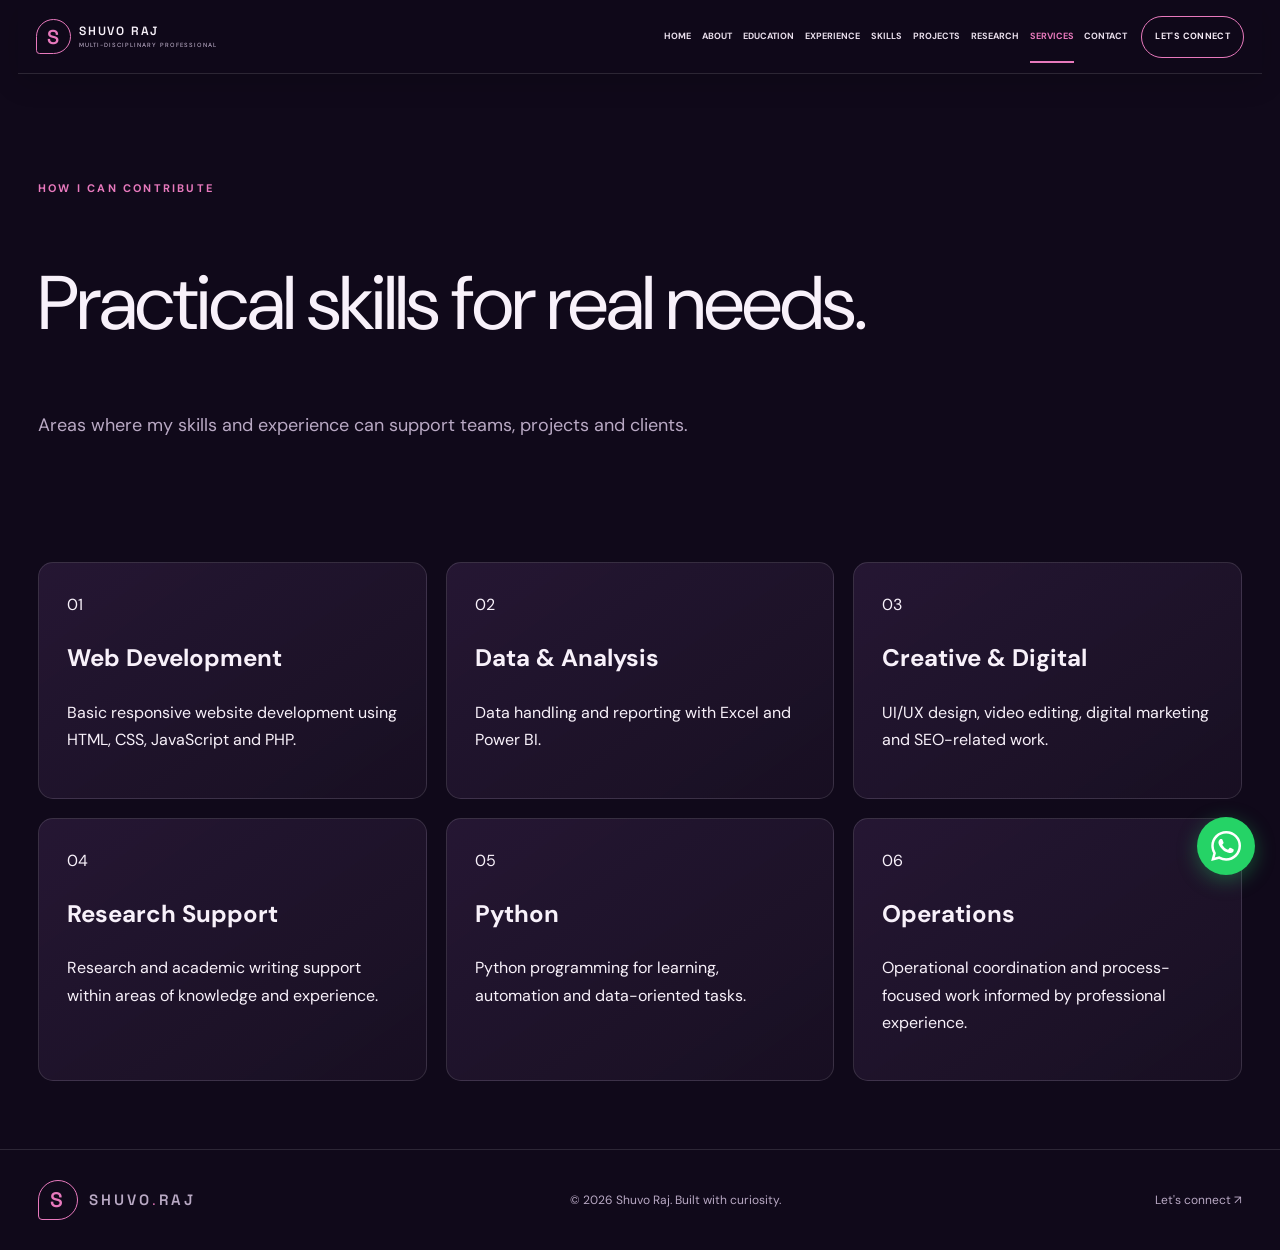
<file: services.html>
<!doctype html>
<html lang="en">
<head>
  <meta charset="utf-8"><meta name="viewport" content="width=device-width, initial-scale=1">
  <meta name="description" content="Shuvo Raj — multi-disciplinary professional in technology, engineering, finance and creative work.">
  <meta name="theme-color" content="#10091a">
  <title>Services | Shuvo Raj</title>
  <link rel="preconnect" href="https://fonts.googleapis.com"><link rel="preconnect" href="https://fonts.gstatic.com" crossorigin>
  <link href="https://fonts.googleapis.com/css2?family=DM+Sans:wght@400;500;600;700&family=Space+Grotesk:wght@400;500;600;700&display=swap" rel="stylesheet">
  <link rel="stylesheet" href="css/style.css"><link rel="stylesheet" href="css/animations.css">
</head>
<body><div class="page-wipe"></div>
<div class="page-glow"></div>
<header class="site-header">
<a class="brand" href="index.html"><span class="brand-mark">S</span><span class="brand-name">SHUVO RAJ<small>MULTI-DISCIPLINARY PROFESSIONAL</small></span></a>
<nav class="nav" id="site-navigation" aria-label="Main navigation">
<a href="index.html">HOME</a><a href="about.html">ABOUT</a><a href="education.html">EDUCATION</a><a href="experience.html">EXPERIENCE</a><a href="skills.html">SKILLS</a><a href="projects.html">PROJECTS</a><a href="research.html">RESEARCH</a><a href="services.html" class="active">SERVICES</a><a href="contact.html">CONTACT</a>
</nav>
<a class="header-connect" href="contact.html">LET'S CONNECT</a>
<button class="menu-toggle" type="button" aria-label="Open navigation menu" aria-controls="site-navigation" aria-expanded="false"><span></span><span></span><span></span></button>
</header>
<main>
<section class="page-hero reveal"><p class="eyebrow">HOW I CAN CONTRIBUTE</p><h1>Practical skills for <span>real needs.</span></h1><p class="lead">Areas where my skills and experience can support teams, projects and clients.</p></section>
<section class="section cards three">
  <article class="glass reveal"><span class="number">01</span><h2>Web Development</h2><p>Basic responsive website development using HTML, CSS, JavaScript and PHP.</p></article>
  <article class="glass reveal"><span class="number">02</span><h2>Data & Analysis</h2><p>Data handling and reporting with Excel and Power BI.</p></article>
  <article class="glass reveal"><span class="number">03</span><h2>Creative & Digital</h2><p>UI/UX design, video editing, digital marketing and SEO-related work.</p></article>
  <article class="glass reveal"><span class="number">04</span><h2>Research Support</h2><p>Research and academic writing support within areas of knowledge and experience.</p></article>
  <article class="glass reveal"><span class="number">05</span><h2>Python</h2><p>Python programming for learning, automation and data-oriented tasks.</p></article>
  <article class="glass reveal"><span class="number">06</span><h2>Operations</h2><p>Operational coordination and process-focused work informed by professional experience.</p></article>
</section>
</main>
<footer class="footer"><a class="brand" href="index.html"><span class="brand-mark">S</span><span>SHUVO<span class="pink">.</span>RAJ</span></a><p>© <span class="year"></span> Shuvo Raj. Built with curiosity.</p><a href="contact.html">Let's connect ↗</a></footer>
<script src="js/main.js"></script><script src="js/animations.js"></script><script src="js/transitions.js"></script>
</body></html>
</file>
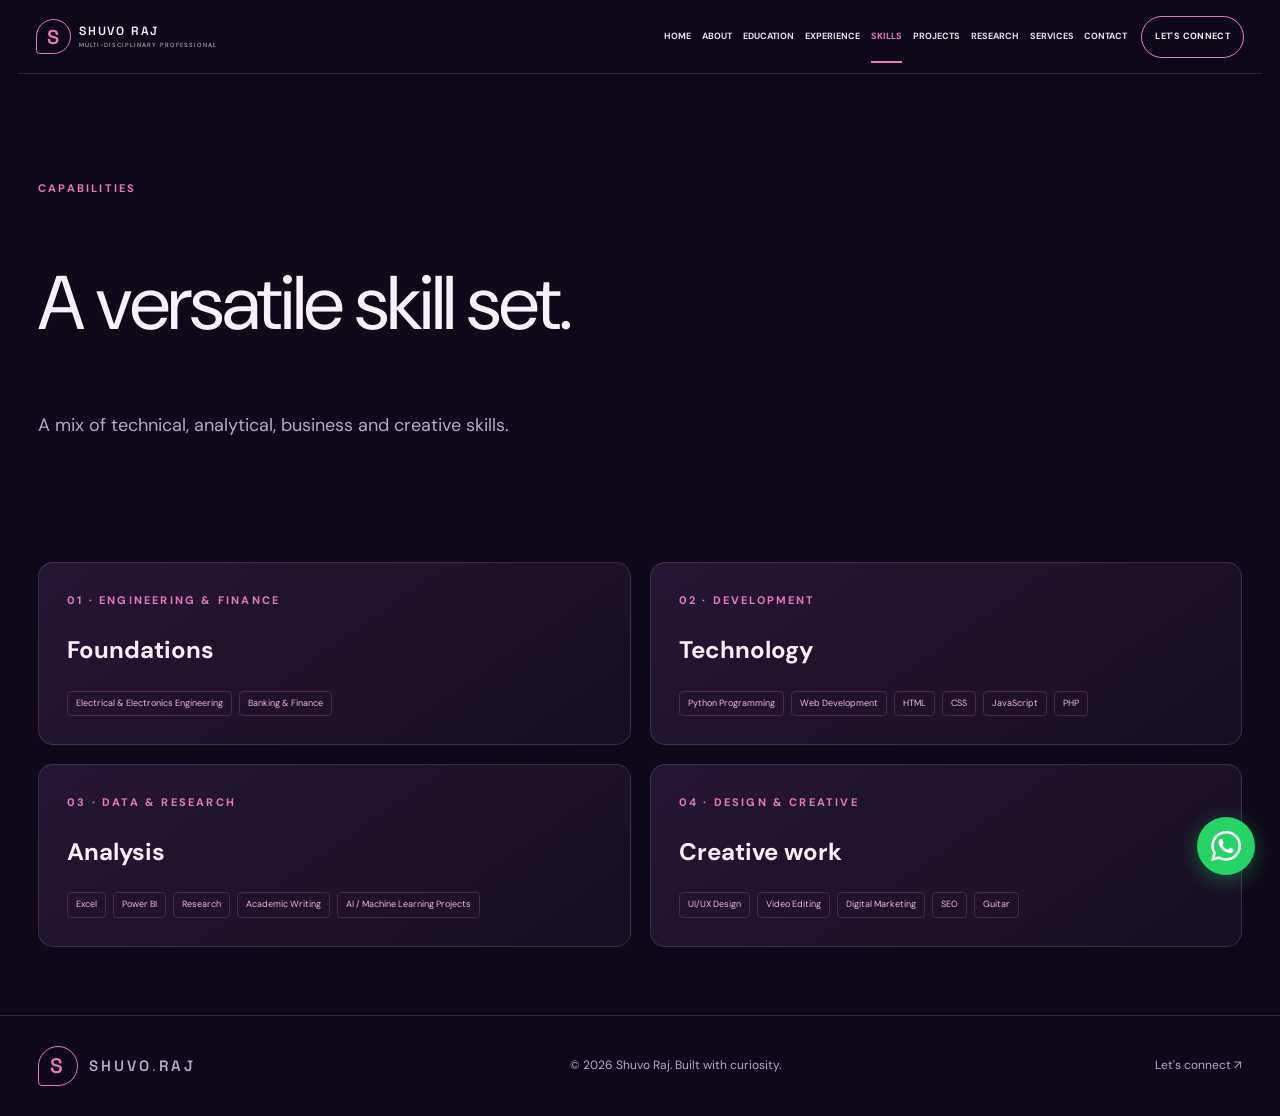
<file: skills.html>
<!doctype html>
<html lang="en">
<head>
  <meta charset="utf-8"><meta name="viewport" content="width=device-width, initial-scale=1">
  <meta name="description" content="Shuvo Raj — multi-disciplinary professional in technology, engineering, finance and creative work.">
  <meta name="theme-color" content="#10091a">
  <title>Skills | Shuvo Raj</title>
  <link rel="preconnect" href="https://fonts.googleapis.com"><link rel="preconnect" href="https://fonts.gstatic.com" crossorigin>
  <link href="https://fonts.googleapis.com/css2?family=DM+Sans:wght@400;500;600;700&family=Space+Grotesk:wght@400;500;600;700&display=swap" rel="stylesheet">
  <link rel="stylesheet" href="css/style.css"><link rel="stylesheet" href="css/animations.css">
</head>
<body><div class="page-wipe"></div>
<div class="page-glow"></div>
<header class="site-header">
<a class="brand" href="index.html"><span class="brand-mark">S</span><span class="brand-name">SHUVO RAJ<small>MULTI-DISCIPLINARY PROFESSIONAL</small></span></a>
<nav class="nav" id="site-navigation" aria-label="Main navigation">
<a href="index.html">HOME</a><a href="about.html">ABOUT</a><a href="education.html">EDUCATION</a><a href="experience.html">EXPERIENCE</a><a href="skills.html" class="active">SKILLS</a><a href="projects.html">PROJECTS</a><a href="research.html">RESEARCH</a><a href="services.html">SERVICES</a><a href="contact.html">CONTACT</a>
</nav>
<a class="header-connect" href="contact.html">LET'S CONNECT</a>
<button class="menu-toggle" type="button" aria-label="Open navigation menu" aria-controls="site-navigation" aria-expanded="false"><span></span><span></span><span></span></button>
</header>
<main>
<section class="page-hero reveal"><p class="eyebrow">CAPABILITIES</p><h1>A versatile <span>skill set.</span></h1><p class="lead">A mix of technical, analytical, business and creative skills.</p></section>
<section class="section cards two">
  <article class="glass reveal"><p class="eyebrow">01 · ENGINEERING & FINANCE</p><h2>Foundations</h2><div class="tags"><span>Electrical & Electronics Engineering</span><span>Banking & Finance</span></div></article>
  <article class="glass reveal"><p class="eyebrow">02 · DEVELOPMENT</p><h2>Technology</h2><div class="tags"><span>Python Programming</span><span>Web Development</span><span>HTML</span><span>CSS</span><span>JavaScript</span><span>PHP</span></div></article>
  <article class="glass reveal"><p class="eyebrow">03 · DATA & RESEARCH</p><h2>Analysis</h2><div class="tags"><span>Excel</span><span>Power BI</span><span>Research</span><span>Academic Writing</span><span>AI / Machine Learning Projects</span></div></article>
  <article class="glass reveal"><p class="eyebrow">04 · DESIGN & CREATIVE</p><h2>Creative work</h2><div class="tags"><span>UI/UX Design</span><span>Video Editing</span><span>Digital Marketing</span><span>SEO</span><span>Guitar</span></div></article>
</section>
</main>
<footer class="footer"><a class="brand" href="index.html"><span class="brand-mark">S</span><span>SHUVO<span class="pink">.</span>RAJ</span></a><p>© <span class="year"></span> Shuvo Raj. Built with curiosity.</p><a href="contact.html">Let's connect ↗</a></footer>
<script src="js/main.js"></script><script src="js/animations.js"></script><script src="js/transitions.js"></script>
</body></html>
</file>
<file: css/style.css>
/* Floating WhatsApp Button */
.whatsapp-float {
    position: fixed;
    right: 25px;
    bottom: 25px;
    width: 58px;
    height: 58px;
    background: #25D366;
    color: #ffffff !important;
    display: flex;
    align-items: center;
    justify-content: center;
    border-radius: 50%;
    z-index: 99999;
    box-shadow: 0 5px 20px rgba(37, 211, 102, 0.35);
    transition: all 0.3s ease;
    text-decoration: none;
}

.whatsapp-float:hover {
    background: #1ebe5d;
    transform: translateY(-5px) scale(1.05);
    box-shadow: 0 8px 25px rgba(37, 211, 102, 0.45);
}

.whatsapp-float svg {
    width: 28px;
    height: 28px;
}

@media (max-width: 600px) {
    .whatsapp-float {
        width: 52px;
        height: 52px;
        right: 18px;
        bottom: 18px;
    }
}
:root{--bg:#10091a;--panel:#21142d;--panel2:#2a1a38;--pink:#e879bd;--pink2:#f6a6d6;--text:#f8f1fa;--muted:#b9a9c4;--line:rgba(255,255,255,.12);--max:1440px}
*{box-sizing:border-box}html{scroll-behavior:smooth}body{margin:0;background:var(--bg);color:var(--text);font-family:"DM Sans",sans-serif;line-height:1.55;overflow-x:hidden}a{color:inherit;text-decoration:none}.ambient{position:fixed;pointer-events:none;z-index:-1;border-radius:50%;filter:blur(85px);opacity:.18}.ambient-a{width:500px;height:500px;background:#b54bba;top:0;right:8%}.ambient-b{width:450px;height:450px;background:#623eae;bottom:4%;left:-10%}.site-header{height:78px;max-width:var(--max);margin:auto;padding:0 30px;display:flex;align-items:center;justify-content:space-between;border-bottom:1px solid var(--line);position:relative;z-index:20}.brand{display:flex;align-items:center;gap:11px;font:600 14px "Space Grotesk";letter-spacing:3px}.brand-mark{width:36px;height:36px;display:grid;place-items:center;border:1px solid var(--pink);border-radius:50% 50% 50% 10%;color:var(--pink);font-size:19px}.brand-name small{display:block;font:500 7px "DM Sans";letter-spacing:1.7px;color:var(--muted);margin-top:2px}.pink,h1 em,h2 em{color:var(--pink);font-family:"Playfair Display",serif;font-weight:500}.nav{display:flex;align-items:center;gap:25px}.nav a{font-size:10px;letter-spacing:.7px;color:#eee2f0;transition:.25s}.nav a:hover,.nav a.active{color:var(--pink2)}.nav .nav-cta{border:1px solid var(--pink);border-radius:99px;padding:9px 19px}.menu-toggle{display:none;background:none;color:white;border:0;font-size:24px}.home-hero,.section-shell{max-width:var(--max);margin:auto;padding-left:30px;padding-right:30px}.home-hero{min-height:500px;display:grid;grid-template-columns:1fr 1.05fr;align-items:center;gap:20px;overflow:hidden;border-bottom:1px solid var(--line)}.hero-copy{padding:48px 0 35px;position:relative;z-index:3}.eyebrow{font-size:9px;letter-spacing:2px;font-weight:700;color:var(--pink);margin:0 0 14px}.hero-copy h1{font:400 clamp(36px,4.2vw,56px)/1.17 "DM Sans";letter-spacing:-1.8px;margin:0 0 18px}.hero-description{font-size:13px;color:var(--muted);max-width:430px;line-height:1.8}.actions{display:flex;gap:13px;margin:25px 0 42px}.btn{display:inline-flex;align-items:center;gap:18px;padding:11px 19px;border-radius:7px;font-size:10px;font-weight:700;letter-spacing:.6px;transition:.3s}.btn:hover{transform:translateY(-3px);box-shadow:0 10px 32px #e875bc40}.primary{background:linear-gradient(110deg,#f5a1d4,#d95cab);color:#25112c}.ghost{border:1px solid #b98ab9;color:#f8e9f5}.availability{display:flex;align-items:center;gap:13px}.availability i{width:9px;height:9px;border-radius:50%;background:var(--pink);box-shadow:0 0 14px var(--pink)}.availability b,.availability small{display:block;font-size:9px;letter-spacing:.8px}.availability small{color:var(--muted);font-size:9px;letter-spacing:0}.hero-visual{height:480px;position:relative;display:grid;place-items:center}.hero-halo{position:absolute;width:360px;height:360px;border-radius:50%;background:radial-gradient(circle,#f08bca 0%,#b94cb7 35%,#6b3298 60%,transparent 72%);filter:blur(3px);opacity:.8}.hero-ring{position:absolute;border:1px solid #e78acb70;border-radius:50%;width:390px;height:390px;box-shadow:0 0 25px #d65ab340,inset 0 0 25px #d65ab322}.ring-b{width:460px;height:320px;transform:rotate(-27deg);border-color:#a56bdc66}.portrait-frame{position:relative;z-index:2;width:310px;height:410px;align-self:end;border-radius:48% 48% 0 0;overflow:hidden;mask-image:linear-gradient(to bottom,#000 0%,#000 85%,transparent 100%);filter:drop-shadow(0 0 30px #d85bbd55)}.portrait-frame img{width:100%;height:100%;object-fit:cover;object-position:center 20%;mix-blend-mode:normal}.float-card{position:absolute;z-index:4;padding:13px 15px;border:1px solid #ffffff25;background:linear-gradient(140deg,#ffffff20,#281638b8);backdrop-filter:blur(14px);border-radius:13px;box-shadow:0 15px 35px #0004}.float-card small{display:block;font-size:8px;letter-spacing:1px;color:#e7b5d8;margin-bottom:7px}.float-card b{font-size:12px;line-height:1.5}.float-card p{font-size:9px;color:#d4c5dd;line-height:1.7;margin:7px 0 0}.card-purpose{right:1%;top:70px}.card-purpose span{display:block;color:var(--pink);text-align:right}.card-experience{left:0;bottom:55px}.card-focus{right:5%;bottom:42px}.section-shell{padding-top:35px;padding-bottom:30px}.section-head{display:flex;align-items:end;justify-content:space-between;margin-bottom:19px}.section-head h2{font:400 25px/1.2 "DM Sans";margin:0;letter-spacing:-.7px}.text-link{color:var(--pink2);font-size:9px;letter-spacing:1px}.featured-grid{display:grid;grid-template-columns:repeat(3,1fr);gap:14px}.feature-card{position:relative;overflow:hidden;border:1px solid var(--line);border-radius:10px;background:#1a1026;transition:.35s}.feature-card:hover{transform:translateY(-5px);border-color:#e875bc88;box-shadow:0 15px 40px #0005}.feature-image{height:160px;position:relative;overflow:hidden;display:grid;place-items:center}.feature-image>span{position:absolute;left:12px;bottom:8px;font-size:9px;color:#ffffff90;z-index:2}.feature-news{background:linear-gradient(135deg,#10101d,#3b2859 60%,#17101e)}.mock-window{width:70%;height:125px;background:linear-gradient(140deg,#121524,#302147);border:1px solid #a87bbd55;border-radius:12px;transform:rotate(-7deg);padding:15px;box-shadow:0 12px 35px #0008}.mock-window i{display:inline-block;width:5px;height:5px;background:var(--pink);border-radius:50%;margin-right:4px}.mock-window b{display:block;font:700 24px "Space Grotesk";margin-top:14px}.mock-window small{font-size:7px;letter-spacing:2px;color:var(--pink2)}.feature-shop{background:linear-gradient(130deg,#d5c8ee,#9276b7,#322044)}.phone-mock{width:110px;height:145px;background:linear-gradient(150deg,#f7eafa,#9c75b8);border:5px solid #17101e;border-radius:17px;padding:17px 10px;color:#281633;transform:rotate(-8deg);box-shadow:0 15px 25px #0006}.phone-mock small{font-size:6px}.phone-mock b{display:block;font:600 17px/1.1 "Space Grotesk";margin-top:18px}.phone-mock i{display:block;background:#d66caf;height:28px;border-radius:7px;margin-top:10px}.feature-ai{background:radial-gradient(circle at 50% 45%,#784caa,#221630 65%,#11101a)}.ai-orb{width:100px;height:100px;border-radius:50%;display:grid;place-items:center;background:radial-gradient(circle at 30% 25%,#ffd8ef,#c65bc1 45%,#522a82);box-shadow:0 0 40px #e875bc;z-index:1;font:700 30px "Space Grotesk"}.ai-lines{position:absolute;inset:20px;border:1px solid #e875bc50;border-radius:50%;transform:scaleX(1.7) rotate(30deg)}.feature-info{padding:11px 13px 13px}.feature-info h3{font:600 11px "Space Grotesk";letter-spacing:1.5px;margin:0}.feature-info p{font-size:9px;color:var(--muted);margin:3px 0 8px}.feature-info .tags{margin:0}.tags{display:flex;gap:5px;flex-wrap:wrap}.tags span{font-size:7px;color:#eeb7d9;border:1px solid #e875bc35;padding:3px 6px;border-radius:4px}.round-arrow{position:absolute;right:12px;bottom:12px;width:28px;height:28px;border:1px solid var(--pink);border-radius:50%;display:grid;place-items:center;color:var(--pink);font-weight:400}.services-band{display:grid;grid-template-columns:1.1fr repeat(3,1fr) 1.1fr;gap:14px;margin-top:20px;margin-bottom:20px;padding-top:23px;padding-bottom:23px;border:1px solid #c58acb55;border-radius:18px;background:linear-gradient(120deg,#251634,#1b1128 70%,#2b1939);box-shadow:0 0 30px #a34c9c13}.services-intro{position:relative;overflow:hidden}.services-intro h2{font:400 21px/1.25 "DM Sans";position:relative;z-index:2}.planet{position:absolute;width:85px;height:85px;bottom:-40px;left:45px;border-radius:50%;background:radial-gradient(circle at 30% 20%,#ffb8e7,#bd5dbd 50%,#4c287b);box-shadow:0 0 22px #e875bc80}.service-mini{border-left:1px solid var(--line);padding:7px 9px}.line-icon{font-size:25px;color:var(--pink);text-shadow:0 0 15px var(--pink);margin-bottom:14px}.service-mini h3{font-size:9px;letter-spacing:.7px;margin:0 0 9px}.service-mini p{font-size:9px;color:var(--muted);line-height:1.7}.tools-panel{border-left:1px solid var(--line);padding-left:12px}.tool-grid{display:grid;grid-template-columns:repeat(3,1fr);gap:6px}.tool-grid span{height:38px;display:grid;place-items:center;border:1px solid #ffffff18;border-radius:7px;background:#ffffff08;font:600 10px "Space Grotesk";color:#f3b5db}.process-section{padding-top:42px}.section-note{font-size:10px;color:var(--muted)}.process-track{display:grid;grid-template-columns:repeat(5,1fr);gap:14px;position:relative;margin-top:25px}.process-track:before{content:"";position:absolute;left:7%;right:7%;top:29px;height:1px;background:linear-gradient(90deg,transparent,var(--pink),var(--pink),transparent)}.process-track article{position:relative;z-index:1}.process-icon{width:58px;height:58px;border:1px solid var(--pink);border-radius:50%;display:grid;place-items:center;background:#1c1028;color:var(--pink);font-size:23px;box-shadow:0 0 18px #e875bc25;margin-bottom:12px}.process-track b{font-size:8px;letter-spacing:.7px}.process-track p{font-size:9px;color:var(--muted);max-width:145px}.principle-cards{display:grid;grid-template-columns:repeat(3,1fr);gap:14px}.principle-cards .glass{background:linear-gradient(145deg,#2b1b3a,#1b1127);border:1px solid var(--line);border-radius:12px;padding:19px}.quote-mark{font:700 35px "Playfair Display";color:var(--pink)}.principle-cards h3{font:600 12px "Space Grotesk"}.principle-cards p{font-size:10px;color:var(--muted)}.contact-panel{display:grid;grid-template-columns:1fr 1.1fr .8fr;gap:23px;align-items:center;margin-top:25px;margin-bottom:25px;padding:20px;border:1px solid #d28bc766;border-radius:18px;background:linear-gradient(110deg,#241633,#392342);overflow:hidden}.contact-art{height:150px;position:relative;overflow:hidden;border-radius:100px 100px 15px 15px;background:radial-gradient(circle at 50% 38%,#f6c1e8,#9b5ca8 28%,#30254d 70%,#171020)}.contact-moon{position:absolute;width:35px;height:35px;border-radius:50%;background:#ffe0f4;top:35px;left:48%;box-shadow:0 0 30px #fff}.contact-mountains{position:absolute;bottom:-30px;left:-10%;width:120%;height:95px;background:linear-gradient(145deg,#30214c,#17101f);clip-path:polygon(0 65%,20% 15%,40% 65%,60% 25%,78% 70%,100% 20%,100% 100%,0 100%)}.contact-copy h2{font:400 25px/1.25 "DM Sans";margin:0 0 14px}.contact-copy p:not(.eyebrow){font-size:9px;color:#d7c5dc}.contact-copy a{color:inherit}.contact-action p{font-size:10px;color:var(--muted)}.footer{max-width:var(--max);margin:20px auto 0;padding:25px 30px;border-top:1px solid var(--line);display:flex;align-items:center;justify-content:space-between;gap:15px;color:var(--muted);font-size:9px}.footer-links,.footer-social{display:flex;gap:16px}.footer-social a{width:25px;height:25px;border:1px solid #ffffff35;border-radius:50%;display:grid;place-items:center;color:var(--pink2)}.footer p{margin:0}.page-hero{max-width:var(--max);margin:auto;padding:90px 30px 40px}.page-hero h1{font:400 clamp(40px,6vw,66px)/1.1 "DM Sans";letter-spacing:-2px}.page-hero .lead{color:var(--muted)}.section{max-width:var(--max);margin:auto;padding:45px 30px}.cards{display:grid;gap:16px}.cards.two{grid-template-columns:repeat(2,1fr)}.cards.three{grid-template-columns:repeat(3,1fr)}.glass{background:linear-gradient(145deg,#2b1b3ac9,#191023e8);border:1px solid var(--line);border-radius:15px;padding:24px;transition:.3s}.glass:hover{border-color:#e875bc88;transform:translateY(-4px)}.timeline{max-width:900px}.timeline-item{position:relative;padding:0 0 24px 30px;border-left:1px solid #e875bc66}.timeline-dot{position:absolute;left:-6px;top:25px;width:11px;height:11px;border-radius:50%;background:var(--pink);box-shadow:0 0 15px var(--pink)}.contact-grid{display:grid;grid-template-columns:1.2fr .8fr;gap:18px}.contact-row{display:flex;justify-content:space-between;gap:20px;padding:15px 0;border-bottom:1px solid var(--line);font-size:12px}.contact-row span{color:var(--muted)}.contact-row b{color:var(--pink2)}.reveal{opacity:0;transform:translateY(25px);transition:opacity .8s ease,transform .8s cubic-bezier(.2,.7,.2,1)}.reveal.visible{opacity:1;transform:none}.page-wipe{position:fixed;inset:0;z-index:100;background:radial-gradient(circle at 50% 45%,#64366e,#10091a 70%);transform:scaleY(0);transform-origin:bottom;pointer-events:none}.page-wipe.play{animation:wipeOut .65s cubic-bezier(.76,0,.24,1) forwards}@keyframes wipeOut{0%{transform:scaleY(0);transform-origin:bottom}45%{transform:scaleY(1);transform-origin:bottom}55%{transform:scaleY(1);transform-origin:top}100%{transform:scaleY(0);transform-origin:top}}
@media(max-width:950px){.nav{gap:13px}.nav a{font-size:9px}.services-band{grid-template-columns:repeat(3,1fr)}.services-intro{grid-column:span 3}.tools-panel{grid-column:span 3;border-left:0;border-top:1px solid var(--line);padding:15px 0 0}.tool-grid{grid-template-columns:repeat(6,1fr)}}
@media(max-width:680px){.site-header{height:70px;padding:0 19px}.menu-toggle{display:block}.nav{display:none;position:absolute;top:69px;left:0;right:0;background:#170e22;padding:18px 22px;flex-direction:column;align-items:stretch;border-bottom:1px solid var(--line)}.nav.open{display:flex}.nav a{font-size:12px;padding:6px}.home-hero,.section-shell{padding-left:20px;padding-right:20px}.home-hero{grid-template-columns:1fr;min-height:0}.hero-copy{padding-top:38px}.hero-copy h1{font-size:40px}.hero-visual{height:390px}.portrait-frame{width:255px;height:345px}.hero-halo{width:300px;height:300px}.hero-ring{width:330px;height:330px}.ring-b{width:390px;height:260px}.card-purpose{right:0;top:40px}.card-experience{left:0;bottom:30px}.card-focus{right:0;bottom:18px}.featured-grid,.principle-cards,.cards.two,.cards.three{grid-template-columns:1fr}.feature-image{height:190px}.section-head{align-items:start;gap:15px;flex-direction:column}.services-band{grid-template-columns:1fr 1fr}.services-intro{grid-column:span 2}.service-mini{border-left:0;border-top:1px solid var(--line);padding-top:15px}.tools-panel{grid-column:span 2}.tool-grid{grid-template-columns:repeat(3,1fr)}.process-track{grid-template-columns:1fr;gap:8px}.process-track:before{left:28px;right:auto;top:20px;bottom:20px;width:1px;height:auto}.process-track article{display:grid;grid-template-columns:58px 1fr;column-gap:14px;align-items:center}.process-icon{grid-row:span 2;margin:0}.process-track p{max-width:none;margin:2px 0 12px}.contact-panel{grid-template-columns:1fr}.contact-art{height:160px}.footer{padding:25px 20px;flex-wrap:wrap}.footer-links{order:3;width:100%;justify-content:space-between}.footer p{width:100%;order:4}.page-hero{padding:65px 20px 30px}.section{padding:35px 20px}.contact-grid{grid-template-columns:1fr}.contact-row{flex-direction:column;gap:4px}}
@media(prefers-reduced-motion:reduce){*,*:before,*:after{scroll-behavior:auto!important;animation-duration:.01ms!important;transition-duration:.01ms!important}}

/* =========================================================
   GLOBAL LAYOUT + TYPOGRAPHY REFINEMENT
   Shuvo Raj Portfolio — wider layout, clearer text
   ========================================================= */

:root {
  --max: 1440px;
}

/* General readability */
body {
  font-size: 16px;
  line-height: 1.7;
}

/* Give the site more breathing room on wide screens */
.site-header,
.footer {
  max-width: var(--max);
}

.site-header {
  padding-left: 38px;
  padding-right: 38px;
}

.home-hero,
.section-shell,
.page-hero,
.section {
  max-width: var(--max);
  padding-left: 38px;
  padding-right: 38px;
}

/* Navigation */
.brand {
  font-size: 15px;
}

.brand-mark {
  width: 40px;
  height: 40px;
  font-size: 21px;
}

.brand-name small {
  font-size: 8px;
}

.nav {
  gap: 27px;
}

.nav a {
  font-size: 12px;
}

.nav .nav-cta {
  padding: 11px 22px;
}

/* Home hero */
.home-hero {
  min-height: 590px;
  grid-template-columns: 1fr 1.05fr;
  gap: 34px;
}

.hero-copy {
  padding-top: 58px;
  padding-bottom: 45px;
}

.eyebrow {
  font-size: 11px;
  letter-spacing: 2.2px;
  margin-bottom: 17px;
}

.hero-copy h1 {
  font-size: clamp(46px, 4.6vw, 68px);
  line-height: 1.13;
  letter-spacing: -2px;
}

.hero-description {
  font-size: 17px;
  max-width: 540px;
  line-height: 1.85;
}

.actions {
  gap: 15px;
  margin: 29px 0 46px;
}

.btn {
  padding: 13px 22px;
  font-size: 12px;
}

.availability b {
  font-size: 11px;
}

.availability small {
  font-size: 11px;
}

/* Hero visual scales gently with the wider layout */
.hero-visual {
  height: 530px;
}

.hero-halo {
  width: 410px;
  height: 410px;
}

.hero-ring {
  width: 440px;
  height: 440px;
}

.ring-b {
  width: 510px;
  height: 355px;
}

.portrait-frame {
  width: 340px;
  height: 445px;
}

.float-card {
  padding: 15px 17px;
}

.float-card small {
  font-size: 9px;
}

.float-card b {
  font-size: 13px;
}

.float-card p {
  font-size: 10px;
}

/* Section headings and spacing */
.section-shell {
  padding-top: 44px;
  padding-bottom: 38px;
}

.section-head {
  margin-bottom: 24px;
}

.section-head h2 {
  font-size: 34px;
  line-height: 1.25;
}

.text-link {
  font-size: 11px;
}

.section {
  padding-top: 55px;
  padding-bottom: 48px;
}

.page-hero {
  padding-top: 105px;
  padding-bottom: 48px;
}

.page-hero h1 {
  font-size: clamp(48px, 6vw, 76px);
  line-height: 1.12;
}

.page-hero .lead {
  font-size: 18px;
  line-height: 1.8;
}

/* Featured project cards */
.featured-grid {
  gap: 18px;
}

.feature-image {
  height: 190px;
}

.feature-image > span {
  font-size: 11px;
}

.feature-info {
  padding: 16px 17px 18px;
}

.feature-info h3 {
  font-size: 14px;
  line-height: 1.45;
}

.feature-info p {
  font-size: 12px;
  line-height: 1.7;
}

.tags {
  gap: 7px;
}

.tags span {
  font-size: 9px;
  padding: 4px 8px;
}

.round-arrow {
  width: 32px;
  height: 32px;
}

/* Services and tools panel */
.services-band {
  gap: 18px;
  margin-top: 26px;
  margin-bottom: 26px;
  padding-top: 28px;
  padding-bottom: 28px;
}

.services-intro h2 {
  font-size: 25px;
}

.service-mini {
  padding: 10px 13px;
}

.line-icon {
  font-size: 28px;
}

.service-mini h3 {
  font-size: 12px;
  line-height: 1.5;
}

.service-mini p {
  font-size: 12px;
  line-height: 1.75;
}

.tools-panel {
  padding-left: 16px;
}

.tool-grid {
  gap: 8px;
}

.tool-grid span {
  height: 42px;
  font-size: 12px;
}

/* Process */
.process-section {
  padding-top: 52px;
}

.section-note {
  font-size: 13px;
}

.process-track {
  gap: 18px;
  margin-top: 30px;
}

.process-icon {
  width: 62px;
  height: 62px;
  font-size: 25px;
}

.process-track b {
  font-size: 11px;
}

.process-track p {
  font-size: 12px;
  line-height: 1.7;
  max-width: 190px;
}

/* Personal principles */
.principle-cards {
  gap: 18px;
}

.principle-cards .glass {
  padding: 23px;
}

.quote-mark {
  font-size: 40px;
}

.principle-cards h3 {
  font-size: 16px;
}

.principle-cards p {
  font-size: 14px;
  line-height: 1.75;
}

/* Contact panel and contact page */
.contact-panel {
  gap: 28px;
  padding: 26px;
}

.contact-art {
  height: 175px;
}

.contact-copy h2 {
  font-size: 30px;
}

.contact-copy p:not(.eyebrow) {
  font-size: 13px;
  line-height: 1.75;
}

.contact-action p {
  font-size: 12px;
}

.contact-row {
  font-size: 15px;
  padding: 17px 0;
}

/* Shared content cards and timeline */
.glass {
  padding: 28px;
}

.cards {
  gap: 19px;
}

.timeline {
  max-width: 1050px;
}

.timeline-item {
  padding-bottom: 30px;
}

/* Footer */
.footer {
  padding: 30px 38px;
  font-size: 12px;
}

.footer-social a {
  width: 30px;
  height: 30px;
}

/* Tablet */
@media (max-width: 1100px) {
  :root {
    --max: 100%;
  }

  .site-header,
  .home-hero,
  .section-shell,
  .page-hero,
  .section,
  .footer {
    padding-left: 28px;
    padding-right: 28px;
  }

  .nav {
    gap: 16px;
  }

  .nav a {
    font-size: 11px;
  }

  .home-hero {
    gap: 18px;
  }

  .hero-copy h1 {
    font-size: clamp(42px, 5vw, 58px);
  }

  .hero-visual {
    transform: scale(.9);
    transform-origin: center;
  }

  .services-band {
    grid-template-columns: repeat(3, 1fr);
  }

  .services-intro {
    grid-column: span 3;
  }

  .tools-panel {
    grid-column: span 3;
    border-left: 0;
    border-top: 1px solid var(--line);
    padding: 18px 0 0;
  }

  .tool-grid {
    grid-template-columns: repeat(6, 1fr);
  }
}

/* Mobile */
@media (max-width: 680px) {
  .site-header {
    height: 70px;
    padding: 0 19px;
  }

  .brand {
    font-size: 13px;
    letter-spacing: 2px;
  }

  .brand-mark {
    width: 35px;
    height: 35px;
    font-size: 18px;
  }

  .menu-toggle {
    display: block;
  }

  .nav {
    display: none;
    position: absolute;
    top: 69px;
    left: 0;
    right: 0;
    background: #170e22;
    padding: 18px 22px;
    flex-direction: column;
    align-items: stretch;
    gap: 8px;
    border-bottom: 1px solid var(--line);
  }

  .nav.open {
    display: flex;
  }

  .nav a {
    font-size: 14px;
    padding: 8px 6px;
  }

  .nav .nav-cta {
    text-align: center;
    margin-top: 5px;
  }

  .home-hero,
  .section-shell,
  .page-hero,
  .section {
    padding-left: 20px;
    padding-right: 20px;
  }

  .home-hero {
    grid-template-columns: 1fr;
    min-height: 0;
    gap: 0;
  }

  .hero-copy {
    padding-top: 38px;
    padding-bottom: 25px;
  }

  .eyebrow {
    font-size: 10px;
  }

  .hero-copy h1 {
    font-size: clamp(38px, 10vw, 48px);
    line-height: 1.15;
    letter-spacing: -1.4px;
  }

  .hero-description {
    font-size: 15px;
    line-height: 1.8;
  }

  .actions {
    flex-wrap: wrap;
    margin: 23px 0 32px;
  }

  .btn {
    font-size: 11px;
    padding: 12px 16px;
  }

  .availability b,
  .availability small {
    font-size: 10px;
  }

  .hero-visual {
    height: 390px;
    transform: none;
  }

  .portrait-frame {
    width: 255px;
    height: 345px;
  }

  .hero-halo {
    width: 300px;
    height: 300px;
  }

  .hero-ring {
    width: 330px;
    height: 330px;
  }

  .ring-b {
    width: 390px;
    height: 260px;
  }

  .float-card {
    padding: 10px 11px;
  }

  .float-card small {
    font-size: 7px;
  }

  .float-card b {
    font-size: 10px;
  }

  .float-card p {
    font-size: 8px;
  }

  .card-purpose {
    right: 0;
    top: 40px;
  }

  .card-experience {
    left: 0;
    bottom: 30px;
  }

  .card-focus {
    right: 0;
    bottom: 18px;
  }

  .section-shell {
    padding-top: 32px;
    padding-bottom: 28px;
  }

  .section-head {
    align-items: flex-start;
    gap: 13px;
    flex-direction: column;
  }

  .section-head h2 {
    font-size: 27px;
  }

  .featured-grid,
  .principle-cards,
  .cards.two,
  .cards.three {
    grid-template-columns: 1fr;
  }

  .feature-image {
    height: 190px;
  }

  .feature-info h3 {
    font-size: 14px;
  }

  .feature-info p {
    font-size: 12px;
  }

  .services-band {
    grid-template-columns: 1fr 1fr;
    padding: 20px;
  }

  .services-intro {
    grid-column: span 2;
  }

  .services-intro h2 {
    font-size: 22px;
  }

  .service-mini {
    border-left: 0;
    border-top: 1px solid var(--line);
    padding: 15px 5px 5px;
  }

  .service-mini h3 {
    font-size: 11px;
  }

  .service-mini p {
    font-size: 11px;
  }

  .tools-panel {
    grid-column: span 2;
  }

  .tool-grid {
    grid-template-columns: repeat(3, 1fr);
  }

  .process-track {
    grid-template-columns: 1fr;
    gap: 8px;
  }

  .process-track:before {
    left: 28px;
    right: auto;
    top: 20px;
    bottom: 20px;
    width: 1px;
    height: auto;
  }

  .process-track article {
    display: grid;
    grid-template-columns: 58px 1fr;
    column-gap: 14px;
    align-items: center;
  }

  .process-icon {
    grid-row: span 2;
    margin: 0;
    width: 54px;
    height: 54px;
  }

  .process-track b {
    font-size: 10px;
  }

  .process-track p {
    font-size: 11px;
    max-width: none;
    margin: 2px 0 12px;
  }

  .contact-panel {
    grid-template-columns: 1fr;
    padding: 20px;
  }

  .contact-art {
    height: 160px;
  }

  .contact-copy h2 {
    font-size: 25px;
  }

  .contact-copy p:not(.eyebrow) {
    font-size: 12px;
  }

  .footer {
    padding: 25px 20px;
    flex-wrap: wrap;
    gap: 14px;
  }

  .footer-links {
    order: 3;
    width: 100%;
    justify-content: space-between;
  }

  .footer p {
    width: 100%;
    order: 4;
  }

  .page-hero {
    padding-top: 65px;
    padding-bottom: 30px;
  }

  .page-hero h1 {
    font-size: clamp(38px, 10vw, 48px);
    letter-spacing: -1.3px;
  }

  .page-hero .lead {
    font-size: 15px;
  }

  .section {
    padding-top: 35px;
    padding-bottom: 35px;
  }

  .glass {
    padding: 20px;
  }

  .contact-grid {
    grid-template-columns: 1fr;
  }

  .contact-row {
    flex-direction: column;
    gap: 4px;
    font-size: 13px;
  }
}

/* Respect accessibility preferences */
@media (prefers-reduced-motion: reduce) {
  *,
  *::before,
  *::after {
    scroll-behavior: auto !important;
    animation-duration: .01ms !important;
    transition-duration: .01ms !important;
  }
}

/* Unified header navigation across every page */
.site-header {
  width: 100%;
  max-width: var(--max);
  min-height: 78px;
  height: auto;
  gap: 24px;
}
.site-header .brand { flex: 0 0 auto; }
.site-header .brand-name { display: inline-block; }
.site-header .nav {
  display: flex;
  flex: 0 1 auto;
  flex-wrap: nowrap;
  align-items: center;
  justify-content: flex-end;
  gap: clamp(12px, 1.45vw, 23px);
  white-space: nowrap;
}
.site-header .nav a {
  font-size: 12px;
  line-height: 1.3;
  letter-spacing: .45px;
}
.site-header .nav .nav-cta {
  padding: 11px 20px;
  margin-left: 2px;
}
@media (max-width: 1100px) and (min-width: 681px) {
  .site-header { gap: 14px; padding-left: 22px; padding-right: 22px; }
  .site-header .brand { letter-spacing: 2px; }
  .site-header .nav { gap: 11px; }
  .site-header .nav a { font-size: 10px; }
  .site-header .nav .nav-cta { padding: 9px 13px; }
}
@media (max-width: 680px) {
  .site-header { height: 70px; min-height: 70px; }
  .site-header .nav {
    display: none;
    position: absolute;
    top: 69px;
    left: 0;
    right: 0;
    flex-direction: column;
    align-items: stretch;
    justify-content: flex-start;
    gap: 8px;
    white-space: normal;
  }
  .site-header .nav.open { display: flex; }
  .site-header .nav a { font-size: 14px; padding: 8px 6px; }
  .site-header .nav .nav-cta { text-align: center; margin: 5px 0 0; }
}


/* =========================================================
   REFERENCE HEADER — SAME ON ALL PAGES
   Desktop: brand | full navigation | outlined CTA
   Mobile: brand | CTA | hamburger
   ========================================================= */
.site-header {
  width: calc(100% - 60px);
  max-width: 1680px;
  min-height: 74px;
  height: auto;
  margin: 0 auto;
  padding: 14px 30px;
  display: flex;
  align-items: center;
  justify-content: space-between;
  gap: 24px;
  border-bottom: 1px solid var(--line);
  position: relative;
  z-index: 50;
}
.site-header .brand {
  flex: 0 0 auto;
  gap: 12px;
  letter-spacing: 2.8px;
}
.site-header .brand-mark {
  width: 39px;
  height: 39px;
  font-size: 20px;
}
.site-header .brand-name {
  display: inline-block;
  font-size: 14px;
  line-height: 1.2;
}
.site-header .brand-name small {
  font-size: 7px;
  letter-spacing: 1.35px;
}
.site-header .nav {
  display: flex;
  flex: 1 1 auto;
  align-items: center;
  justify-content: flex-end;
  gap: clamp(10px, 1.35vw, 23px);
  min-width: 0;
  white-space: nowrap;
}
.site-header .nav a {
  display: inline-flex;
  align-items: center;
  min-height: 38px;
  padding: 4px 0;
  font-size: 11px;
  font-weight: 700;
  letter-spacing: .35px;
  line-height: 1.2;
  color: #e9deec;
  transition: color .25s ease;
}
.site-header .nav a:hover,
.site-header .nav a.active {
  color: var(--pink);
}
.site-header .nav a.active {
  position: relative;
}
.site-header .nav a.active::after {
  content: "";
  position: absolute;
  left: 0;
  right: 0;
  bottom: -7px;
  height: 2px;
  background: var(--pink);
}
.site-header .header-connect {
  flex: 0 0 auto;
  display: inline-flex;
  align-items: center;
  justify-content: center;
  min-height: 42px;
  padding: 0 22px;
  border: 1px solid var(--pink);
  border-radius: 999px;
  color: #f5eaf5;
  font-size: 11px;
  font-weight: 700;
  letter-spacing: .35px;
  white-space: nowrap;
  transition: background .25s ease, color .25s ease, transform .25s ease;
}
.site-header .header-connect:hover {
  background: var(--pink);
  color: #1b1020;
  transform: translateY(-2px);
}
.site-header .menu-toggle {
  display: none;
  width: 42px;
  height: 42px;
  padding: 9px;
  border: 1px solid rgba(232,121,189,.28);
  border-radius: 10px;
  background: transparent;
  color: var(--text);
  cursor: pointer;
}
.site-header .menu-toggle span {
  display: block;
  width: 100%;
  height: 2px;
  margin: 4px 0;
  background: currentColor;
  border-radius: 2px;
}

/* Compact desktop/laptop: keep every item in one row */
@media (max-width: 1320px) and (min-width: 761px) {
  .site-header {
    width: calc(100% - 36px);
    padding-left: 18px;
    padding-right: 18px;
    gap: 14px;
  }
  .site-header .brand { gap: 8px; letter-spacing: 1.8px; }
  .site-header .brand-name { font-size: 12px; }
  .site-header .brand-name small { font-size: 6px; letter-spacing: 1px; }
  .site-header .brand-mark { width: 35px; height: 35px; }
  .site-header .nav { gap: clamp(7px, .85vw, 12px); }
  .site-header .nav a { font-size: 9px; letter-spacing: 0; }
  .site-header .header-connect { padding: 0 13px; font-size: 9px; }
}

/* Mobile header: CTA stays visible beside hamburger */
@media (max-width: 760px) {
  .site-header {
    width: calc(100% - 28px);
    min-height: 68px;
    height: 68px;
    padding: 8px 4px;
    gap: 10px;
  }
  .site-header .brand { gap: 9px; letter-spacing: 1.8px; }
  .site-header .brand-mark { width: 36px; height: 36px; font-size: 18px; }
  .site-header .brand-name { font-size: 12px; }
  .site-header .brand-name small { font-size: 6px; letter-spacing: .9px; }
  .site-header .header-connect {
    margin-left: auto;
    min-height: 38px;
    padding: 0 13px;
    font-size: 9px;
  }
  .site-header .menu-toggle {
    display: block;
    flex: 0 0 40px;
  }
  .site-header .nav {
    display: none;
    position: absolute;
    top: calc(100% + 1px);
    left: -1px;
    right: -1px;
    z-index: 100;
    padding: 14px 18px 18px;
    flex-direction: column;
    align-items: stretch;
    justify-content: flex-start;
    gap: 2px;
    background: rgba(16,9,26,.98);
    border: 1px solid var(--line);
    border-top: 0;
    border-radius: 0 0 14px 14px;
    box-shadow: 0 18px 38px rgba(0,0,0,.35);
    white-space: normal;
  }
  .site-header .nav.open { display: flex; }
  .site-header .nav a {
    min-height: 39px;
    padding: 8px 4px;
    font-size: 12px;
  }
  .site-header .nav a.active::after {
    left: 0;
    right: auto;
    bottom: 3px;
    width: 32px;
  }
}

@media (max-width: 390px) {
  .site-header { width: calc(100% - 20px); gap: 7px; }
  .site-header .brand-name { font-size: 10px; letter-spacing: 1.4px; }
  .site-header .brand-name small { font-size: 5px; }
  .site-header .header-connect { padding: 0 9px; font-size: 8px; }
  .site-header .menu-toggle { flex-basis: 36px; width: 36px; height: 38px; }
}

/* Sticky header: stays visible at the top while scrolling on every page */
.site-header {
  position: sticky;
  top: 0;
  z-index: 1000;
  background: rgba(16, 9, 26, 0.92);
  -webkit-backdrop-filter: blur(18px);
  backdrop-filter: blur(18px);
  box-shadow: 0 8px 28px rgba(0, 0, 0, 0.16);
}

/* Keep the opened mobile navigation attached to the sticky header */
@media (max-width: 760px) {
  .site-header .nav {
    background: rgba(16, 9, 26, 0.98);
    -webkit-backdrop-filter: blur(18px);
    backdrop-filter: blur(18px);
  }
}
</file>
<file: css/animations.css>
@media(prefers-reduced-motion:no-preference){
.hero-ring.ring-a{animation:ringRotate 28s linear infinite}.hero-ring.ring-b{animation:ringRotate 35s linear infinite reverse}
.hero-halo{animation:haloPulse 5s ease-in-out infinite alternate}
.portrait-frame{animation:portraitFloat 7s ease-in-out infinite}
.float-card{animation:cardFloat 6s ease-in-out infinite}.card-experience{animation-delay:-2s}.card-focus{animation-delay:-4s}
@keyframes ringRotate{to{transform:rotate(360deg)}}@keyframes haloPulse{to{opacity:.65;filter:blur(10px);transform:scale(1.06)}}@keyframes portraitFloat{50%{transform:translateY(-8px)}}@keyframes cardFloat{50%{translate:0 -7px}}
}
</file>
